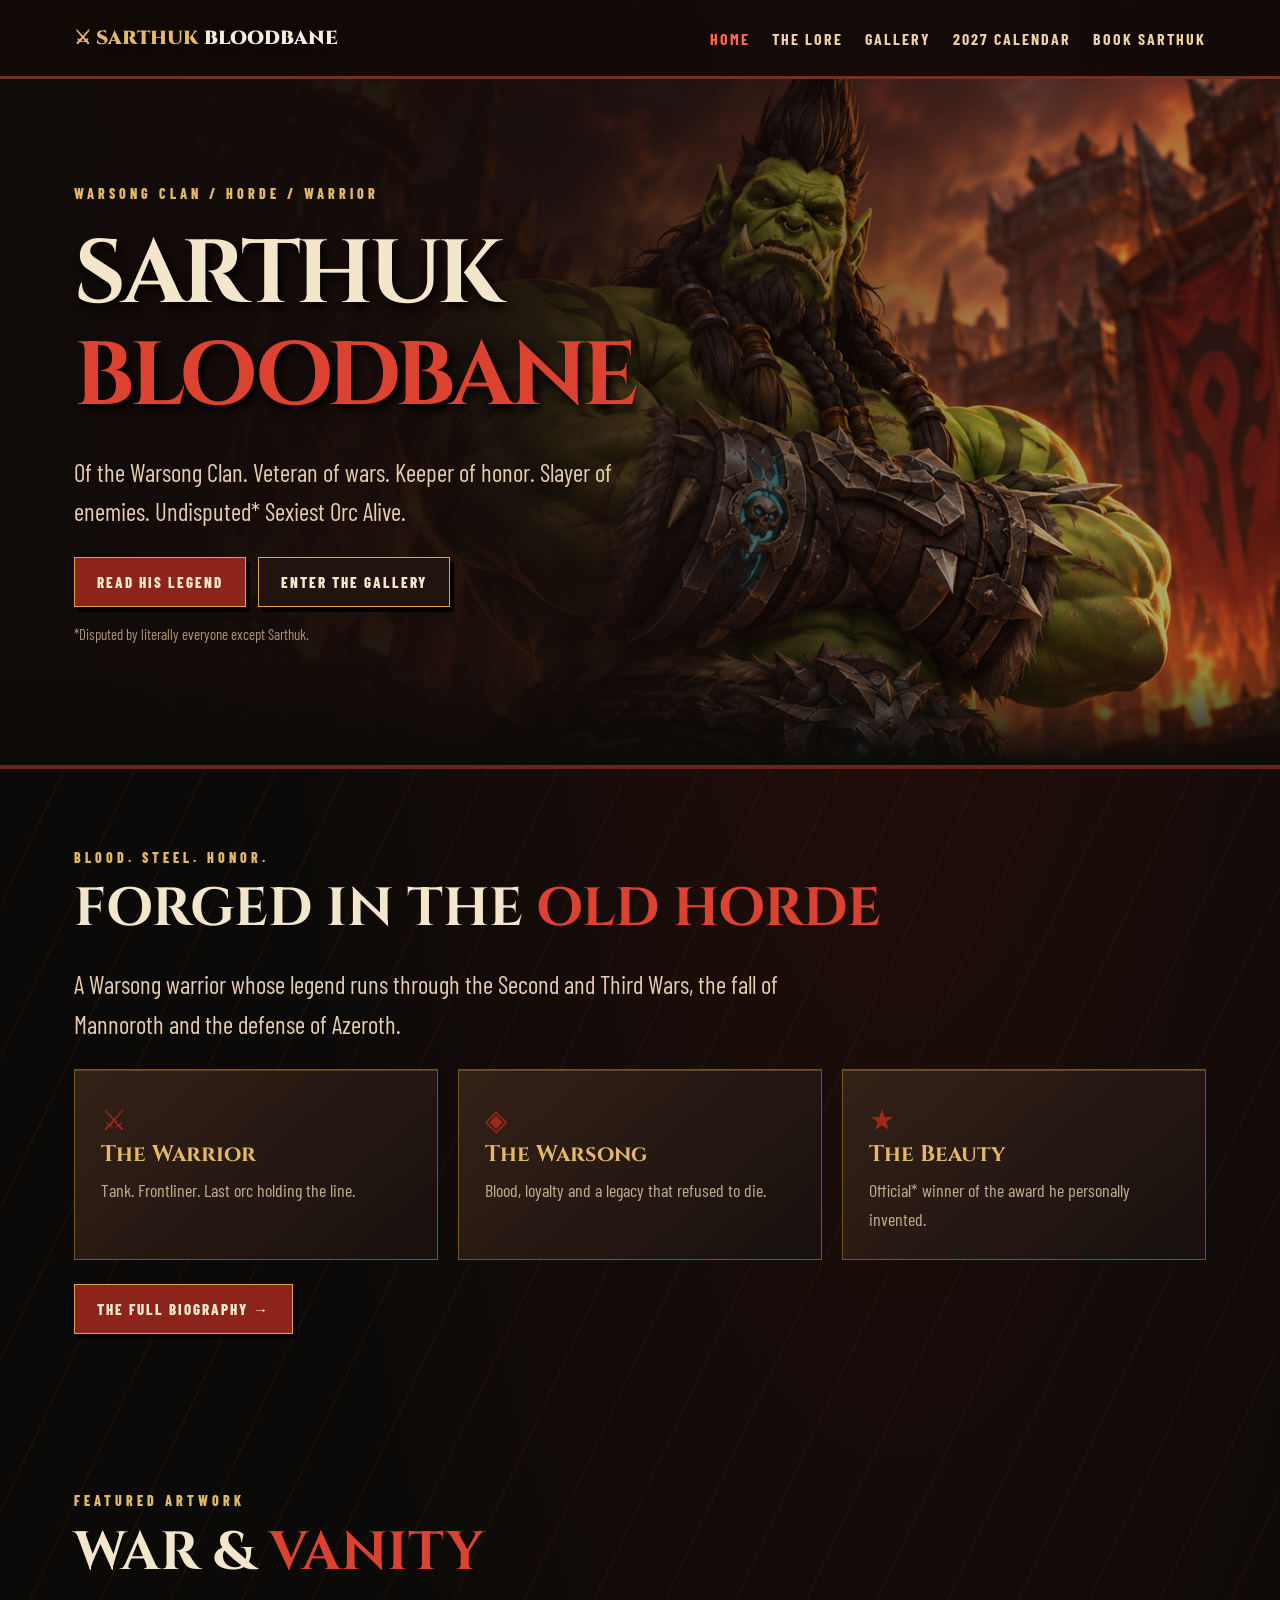
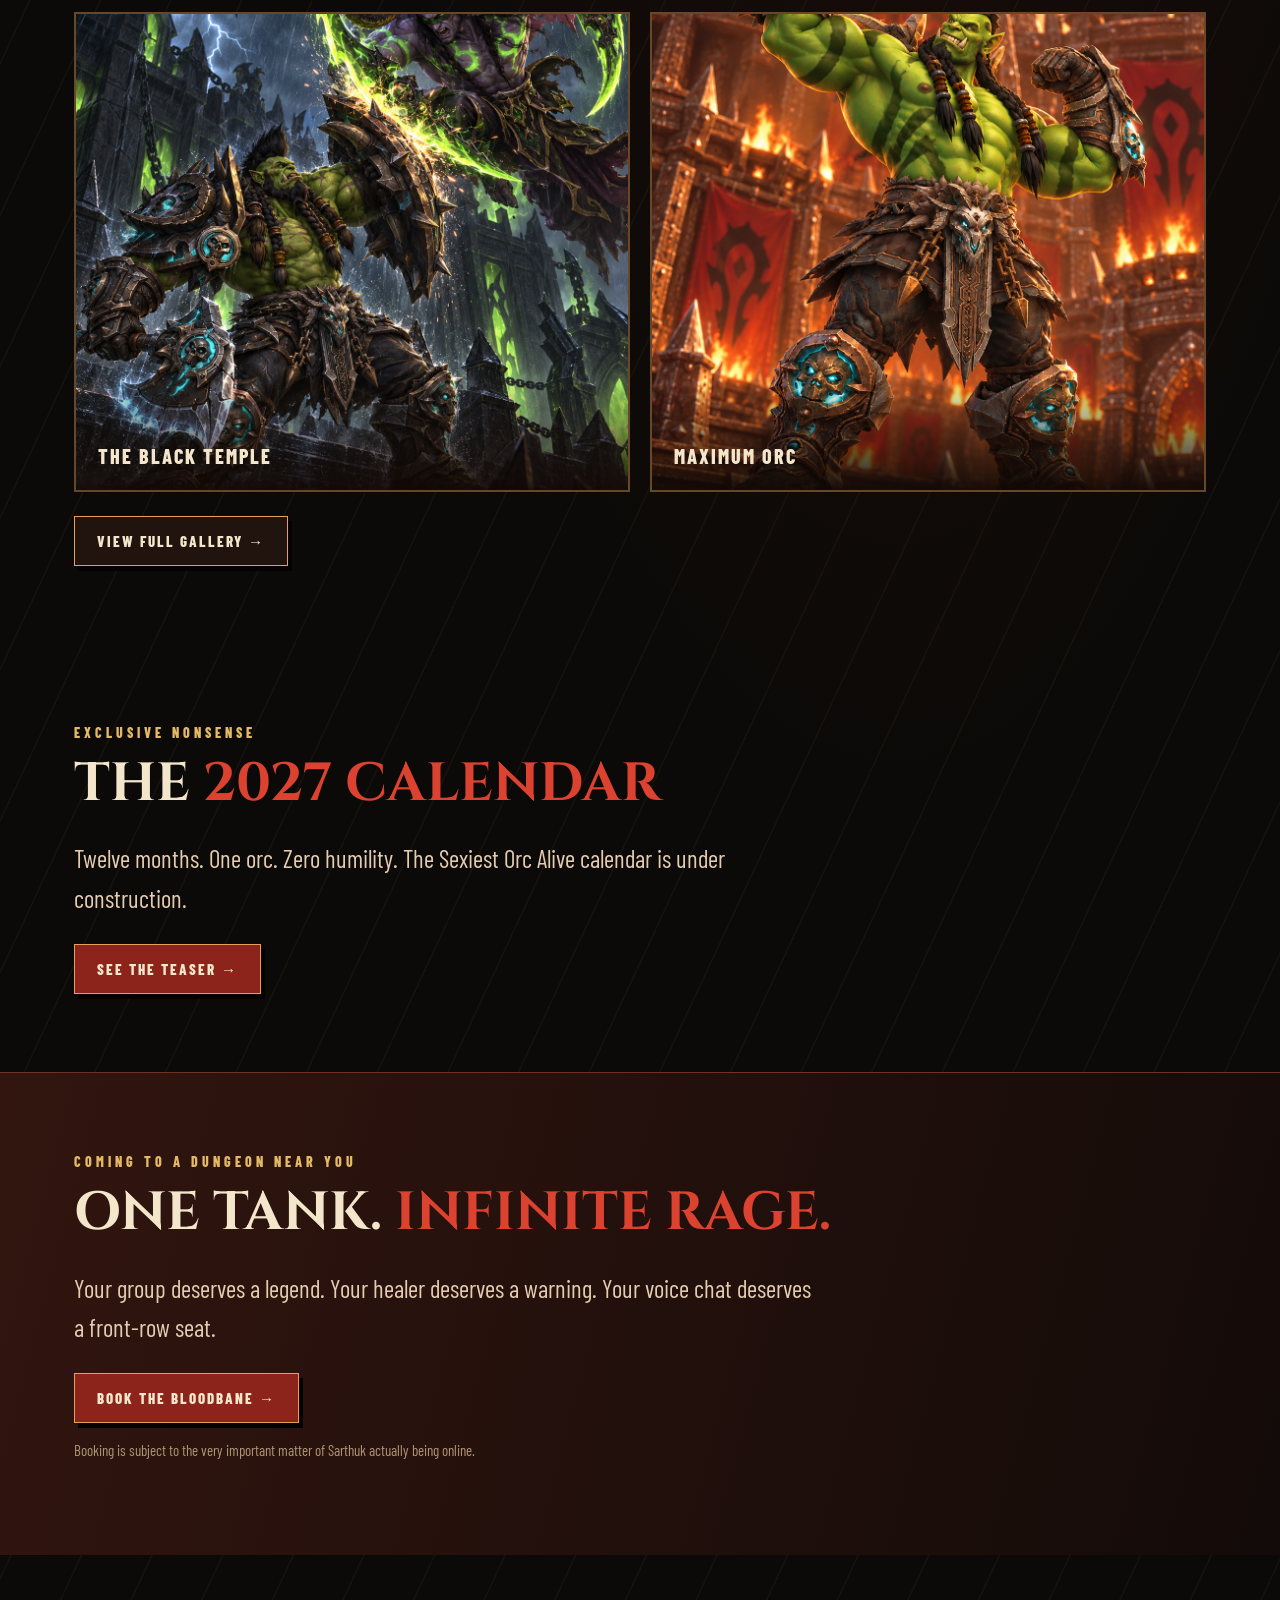
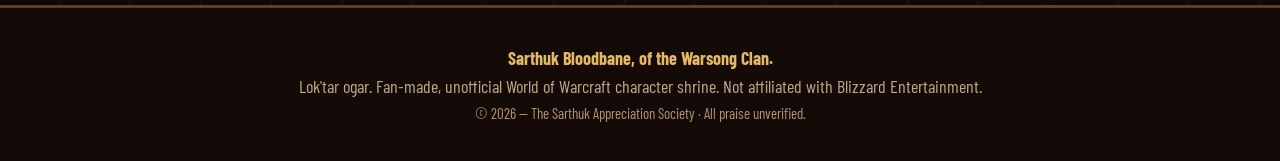
<file: index.html>
<!DOCTYPE html>
<html lang="en"><head><meta charset="utf-8"/><meta content="width=device-width,initial-scale=1" name="viewport"/><meta content="#170b08" name="theme-color"/><title>The Legend | Sarthuk Bloodbane</title><meta content="Sarthuk Bloodbane, of the Warsong Clan. The unofficial shrine to Azeroth’s most magnificent orc." name="description"/><link href="style.css" rel="stylesheet"/></head><body><header class="topbar"><nav class="wrap"><a class="mark" href="index.html">⚔ SARTHUK <span>BLOODBANE</span></a><div class="links"><a aria-current="page" href="index.html">Home</a><a href="lore.html">The Lore</a><a href="gallery.html">Gallery</a><a href="calendar.html">2027 Calendar</a><a href="book.html">Book Sarthuk</a></div></nav></header><main><section class="hero"><div class="wrap"><div class="eyebrow">Warsong Clan / Horde / Warrior</div><h1>SARTHUK<br/><span class="red">BLOODBANE</span></h1><p class="lead">Of the Warsong Clan. Veteran of wars. Keeper of honor. Slayer of enemies. Undisputed* Sexiest Orc Alive.</p><div class="actions"><a class="btn" href="lore.html">Read his legend</a><a class="btn outline" href="gallery.html">Enter the gallery</a></div><p class="small">*Disputed by literally everyone except Sarthuk.</p></div></section><section class="section"><div class="wrap"><div class="eyebrow">Blood. Steel. Honor.</div><h2>FORGED IN THE <span class="red">OLD HORDE</span></h2><p class="lead">A Warsong warrior whose legend runs through the Second and Third Wars, the fall of Mannoroth and the defense of Azeroth.</p><div class="grid"><div class="panel"><div class="rune">⚔</div><h3>The Warrior</h3><p>Tank. Frontliner. Last orc holding the line.</p></div><div class="panel"><div class="rune">◈</div><h3>The Warsong</h3><p>Blood, loyalty and a legacy that refused to die.</p></div><div class="panel"><div class="rune">★</div><h3>The Beauty</h3><p>Official* winner of the award he personally invented.</p></div></div><div class="actions"><a class="btn" href="lore.html">The full biography →</a></div></div></section><section class="section"><div class="wrap"><div class="eyebrow">Featured artwork</div><h2>WAR &amp; <span class="red">VANITY</span></h2><div class="gallery-preview"><a class="art" href="gallery.html"><img alt="Sarthuk faces Illidan at the Black Temple" src="assets/sarthuk-battle.png"/><div class="credit">The Black Temple</div></a><a class="art" href="gallery.html"><img alt="Sarthuk flexes in Orgrimmar" src="assets/sarthuk-flex.png"/><div class="credit">Maximum Orc</div></a></div><div class="actions"><a class="btn outline" href="gallery.html">View full gallery →</a></div></div></section><section class="section"><div class="wrap"><div class="eyebrow">Exclusive nonsense</div><h2>THE <span class="red">2027 CALENDAR</span></h2><p class="lead">Twelve months. One orc. Zero humility. The Sexiest Orc Alive calendar is under construction.</p><a class="btn" href="calendar.html">See the teaser →</a></div></section><section class="section" style="border-top:1px solid #703022;background:linear-gradient(105deg,#32150f,#130b09)">
<div class="wrap">
<div class="eyebrow">Coming to a dungeon near you</div>
<h2>ONE TANK. <span class="red">INFINITE RAGE.</span></h2>
<p class="lead">Your group deserves a legend. Your healer deserves a warning. Your voice chat deserves a front-row seat.</p>
<div class="actions"><a class="btn" href="book.html">BOOK THE BLOODBANE →</a></div>
<p class="small">Booking is subject to the very important matter of Sarthuk actually being online.</p>
</div>
</section></main><footer class="site-footer"><div class="wrap"><strong>Sarthuk Bloodbane, of the Warsong Clan.</strong><div>Lok'tar ogar. Fan-made, unofficial World of Warcraft character shrine. Not affiliated with Blizzard Entertainment.</div><div class="small">© 2026 — The Sarthuk Appreciation Society · All praise unverified.</div></div></footer></body></html>
</file>
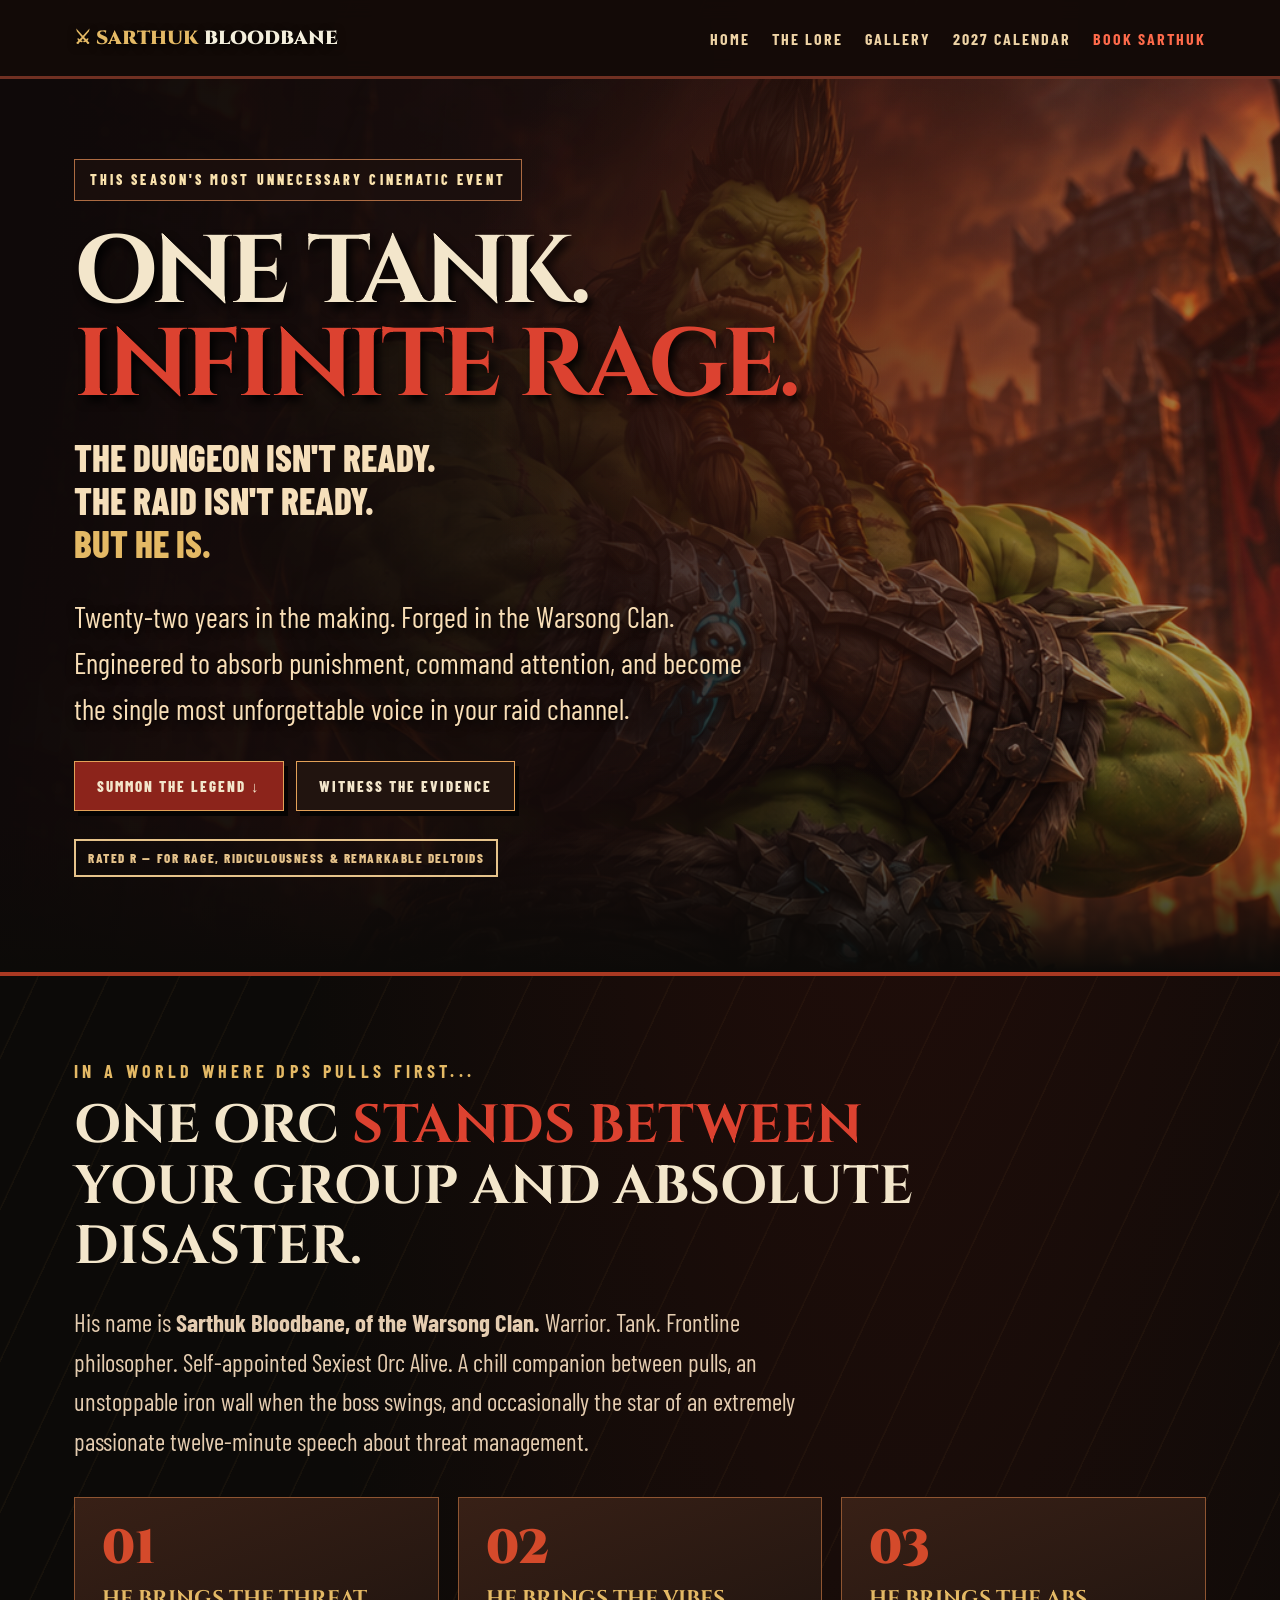
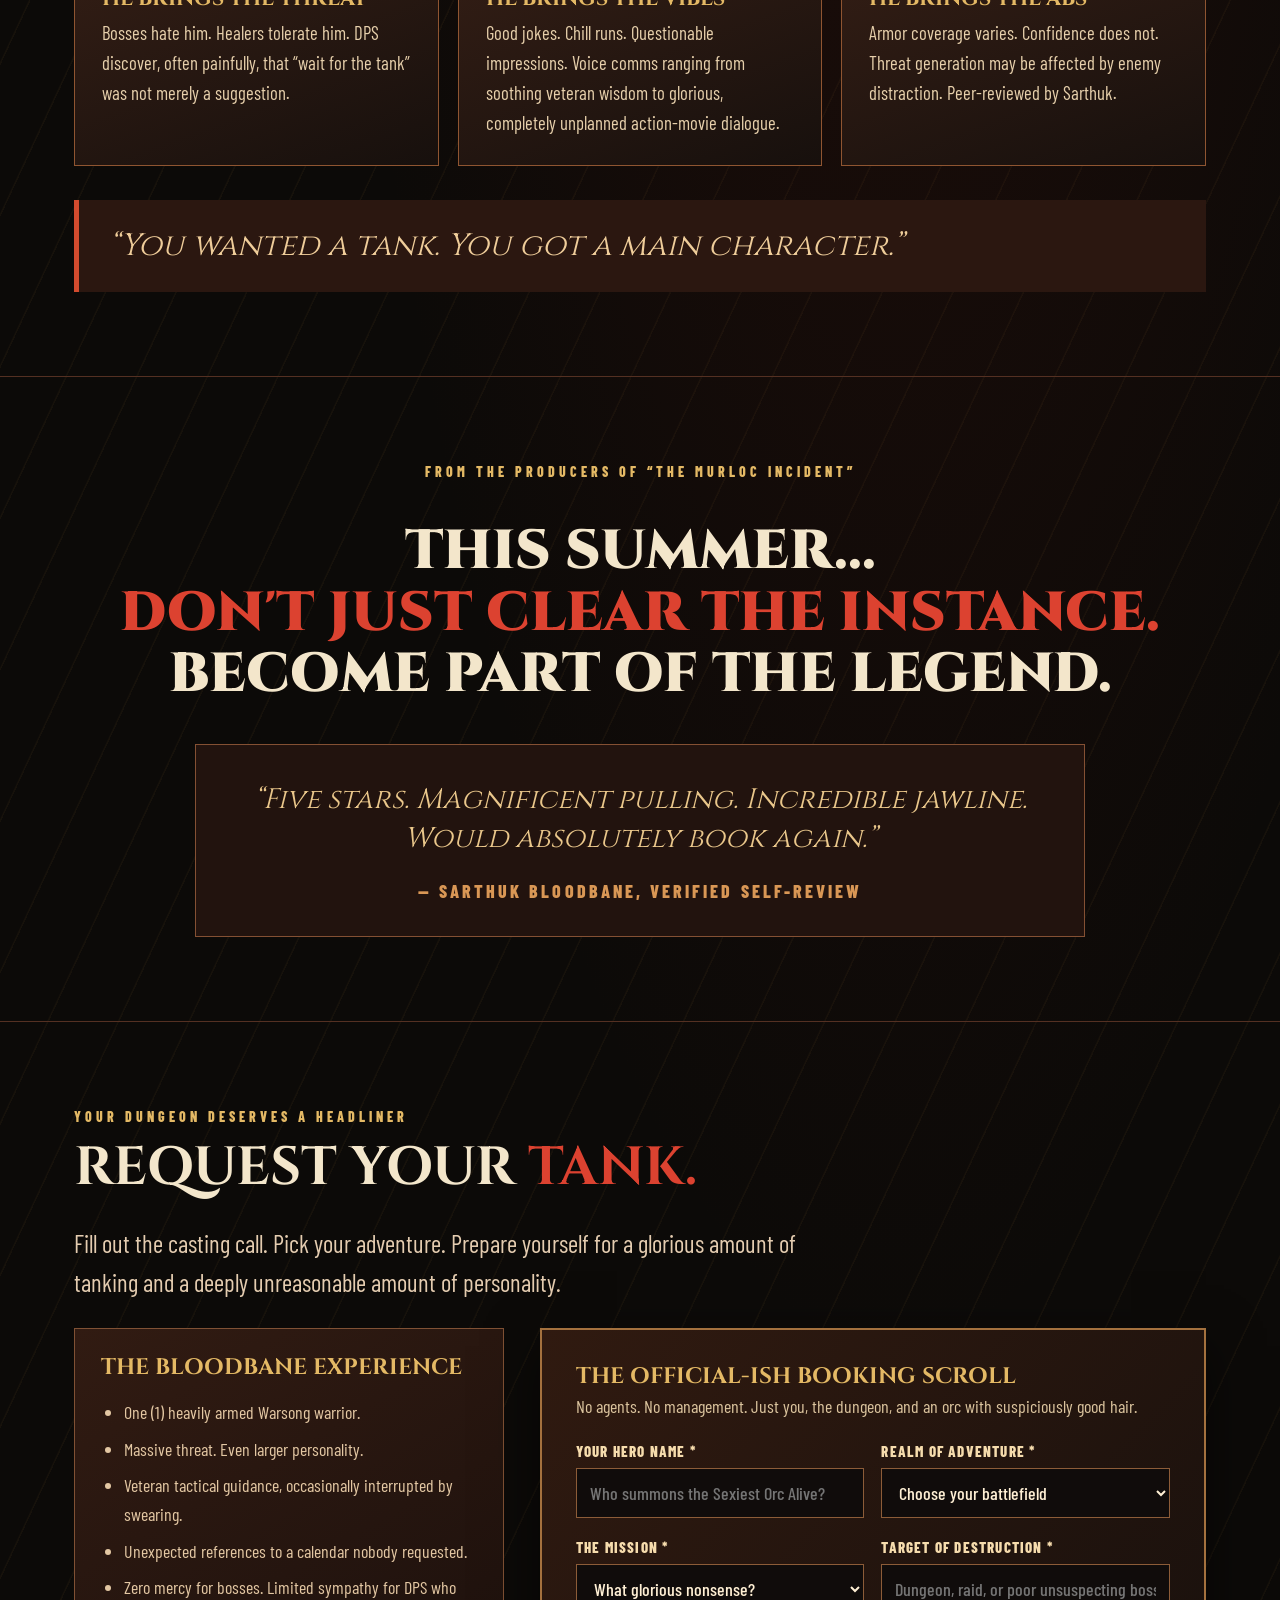
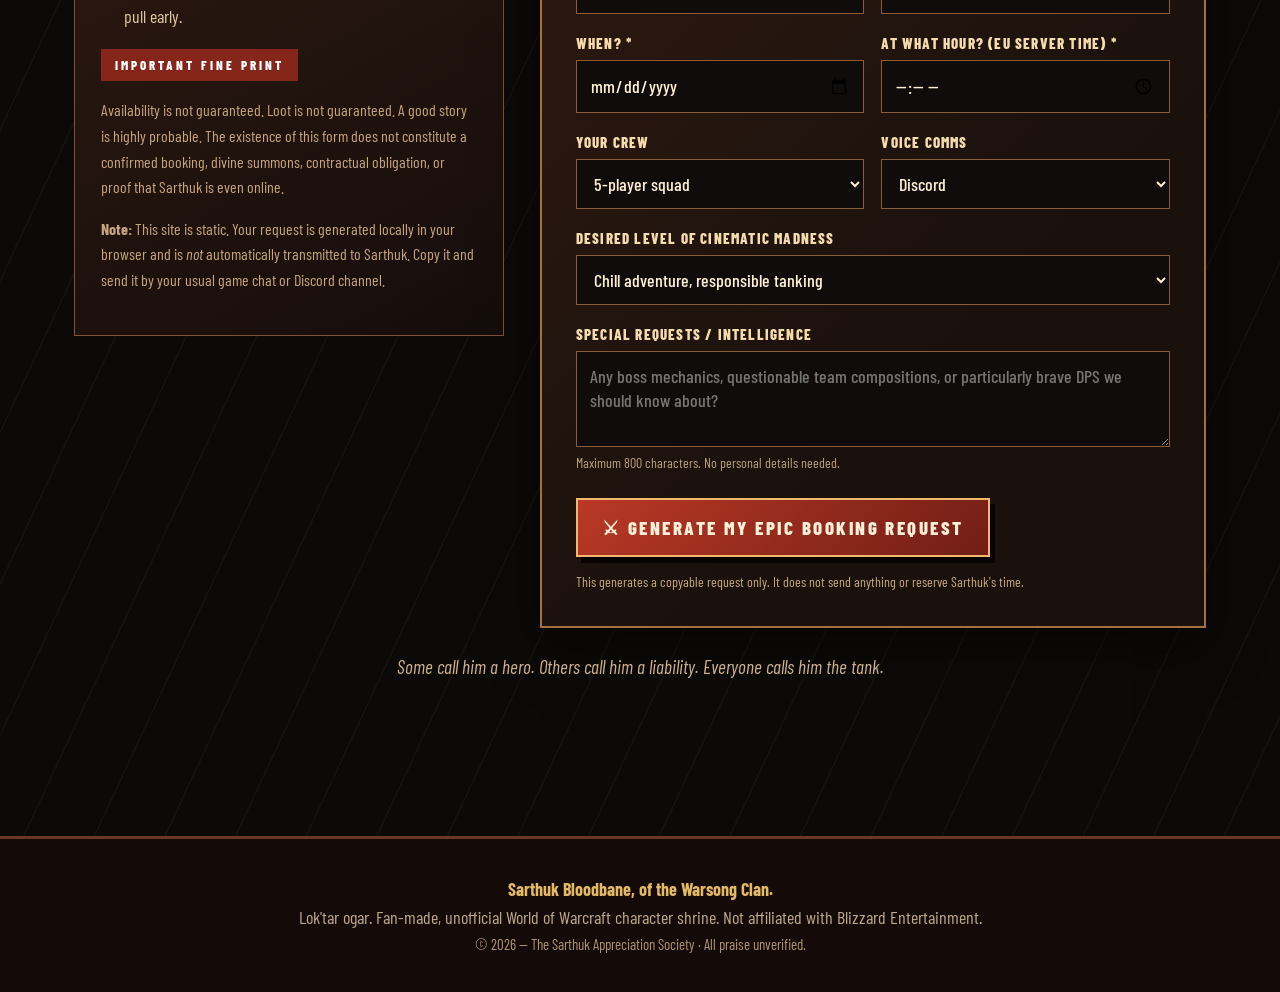
<file: book.html>
<!doctype html>
<html lang="en">
<head>
<meta charset="utf-8">
<meta name="viewport" content="width=device-width, initial-scale=1">
<meta name="theme-color" content="#170b08">
<meta name="description" content="Book Sarthuk Bloodbane, of the Warsong Clan, as your legendary dungeon or raid tank. Maximum threat, minimum modesty.">
<title>BOOK SARTHUK | The Tank Event of the Century</title>
<link rel="stylesheet" href="style.css">
<style>
/* Self-contained: this page leaves the shrine's shared CSS untouched. */
.booking-hero{position:relative;isolation:isolate;min-height:660px;display:flex;align-items:center;padding:80px 0 95px;overflow:hidden;border-bottom:4px solid #aa3922;background:radial-gradient(circle at 70% 30%,#a1391b4f,transparent 40%),linear-gradient(95deg,#0f0909 4%,#160b0ae8 47%,#130b0a66 88%),url('assets/sarthuk-banner.png') 76% center/cover no-repeat,#170e0b}
.booking-hero::after{content:"";position:absolute;inset:auto 0 0;height:150px;background:linear-gradient(transparent,#0c0a08);pointer-events:none;z-index:-1}
.booking-hero .wrap{position:relative;z-index:1;width:100%}
.booking-hero h1{font-size:clamp(3.5rem,7.5vw,7rem);line-height:.96;max-width:930px;letter-spacing:-.04em;margin:26px 0 24px}
.booking-hero .lead{max-width:680px;font-size:clamp(1.35rem,2.3vw,1.8rem);color:#f9dfb7;text-shadow:0 2px 10px #000}
.kicker{display:inline-block;color:#fbe3ae;border:1px solid #ac6b42;background:#1d100dc9;padding:9px 15px;font-size:14px;letter-spacing:.22em;font-weight:800;text-transform:uppercase}
.trailer-line{font:700 18px/1.3 'Barlow Condensed',sans-serif;letter-spacing:.24em;color:var(--gold);text-transform:uppercase;margin:0 0 12px}
.big-hype{text-transform:uppercase;letter-spacing:.01em}
.movie-sub{font-size:clamp(1.6rem,2.9vw,2.35rem);color:#f6dfba;font-weight:800;line-height:1.16;margin-top:23px;text-transform:uppercase}
.trailer-tag{font-weight:800;color:var(--gold);text-transform:uppercase;letter-spacing:.18em}
.poster-rating{display:inline-block;border:2px solid #e6c38b;padding:7px 12px;font-size:13px;font-weight:800;text-transform:uppercase;letter-spacing:.12em;margin-top:28px;color:#e6c38b}
.booking-section{padding:84px 0}
.booking-section + .booking-section{border-top:1px solid #543022}
.feature-grid{display:grid;grid-template-columns:repeat(3,minmax(0,1fr));gap:19px;margin-top:35px}
.feature{background:linear-gradient(160deg,#382016,#17100d);padding:27px;border:1px solid #8f5531;min-width:0}
.feature .no{font:900 3rem Cinzel,serif;color:#d44a2b;line-height:1;margin-bottom:14px}
.feature h3{color:var(--gold);font-size:1.32rem}
.feature p{color:#e6cfab;margin:8px 0 0;font-size:1.17rem}
.trailer-quote{margin:34px 0 0;padding:25px 30px;border-left:5px solid #d34b2e;background:#2b1710;color:#efcd9a;font:italic clamp(1.3rem,2.4vw,1.95rem)/1.35 Cinzel,serif}
.booking-banner{font-family:Cinzel,serif;font-size:clamp(2rem,4.3vw,4rem);font-weight:900;line-height:1.12;text-align:center;color:#f3e6cb;padding:38px 0}
.booking-banner span{color:var(--blood)}
.booking-grid{display:grid;grid-template-columns:1fr 1.55fr;gap:36px;align-items:start}
.booking-sidebar{background:linear-gradient(150deg,#311b12,#150d0b);padding:26px;border:1px solid #805134}
.booking-sidebar h3{color:var(--gold)}
.booking-sidebar p,.booking-sidebar li{color:#e3c7a3;font-size:1.12rem}
.booking-sidebar ul{padding-left:23px}
.booking-sidebar li{margin:8px 0}
.booking-sidebar .fine{font-size:1rem;color:#c7a580}
.booking-form{padding:clamp(20px,3vw,34px);border:2px solid #a4713e;background:linear-gradient(135deg,#301a10,#1a110d 65%);box-shadow:0 18px 50px #0008}
.booking-form h3{color:var(--gold);margin-bottom:3px}
.booking-form > p{margin-top:0;color:#dbc49e}
.booking-fields{display:grid;grid-template-columns:1fr 1fr;gap:17px}
.booking-field{display:flex;flex-direction:column;gap:5px;min-width:0}
.booking-field.full{grid-column:1/-1}
.booking-field label{color:#f6dcad;font-size:15px;font-weight:800;letter-spacing:.08em;text-transform:uppercase}
.booking-field input,.booking-field select,.booking-field textarea,.booking-output textarea{display:block;width:100%;background:#100c0b;color:#fff0d5;border:1px solid #8c5c38;border-radius:0;padding:12px 13px;font:500 18px/1.35 'Barlow Condensed',sans-serif;min-width:0}
.booking-field input:focus,.booking-field select:focus,.booking-field textarea:focus,.booking-output textarea:focus{outline:2px solid #e2ad63;outline-offset:2px}
.booking-field textarea{resize:vertical;min-height:96px}
.booking-field small{color:#bba07f;font-size:14px}
.booking-submit{cursor:pointer;font-family:inherit;margin-top:24px;padding:16px 24px;background:linear-gradient(135deg,#ba3826,#711e16);color:#fff1d7;text-transform:uppercase;letter-spacing:.13em;font-size:19px;font-weight:800;border:2px solid #f2b96d;box-shadow:5px 6px 0 #090403}
.booking-submit:hover{background:linear-gradient(135deg,#d84d2b,#97251b)}
.booking-submit:focus-visible,.copy-booking:focus-visible{outline:3px solid #f5dcad;outline-offset:4px}
.booking-hint{font-size:14px;color:#c8a980;margin-top:15px;line-height:1.4}
.booking-output{margin-top:26px;padding:25px;border:1px solid #d6a65b;background:#0f0c0a}
.booking-output h3{margin:0 0 5px}
.booking-output[hidden]{display:none}
.booking-output textarea{resize:vertical;min-height:310px;white-space:pre-wrap;font-family:ui-monospace,Consolas,monospace;font-size:14px;line-height:1.55}
.copy-booking{cursor:pointer;border:1px solid #f0bc74;background:#632019;padding:12px 22px;color:#ffedcd;font:800 16px 'Barlow Condensed',sans-serif;letter-spacing:.08em;text-transform:uppercase;margin-top:15px}
.copy-booking:hover{background:#973020}
.copy-result{display:inline-block;color:#e1c591;margin-left:12px;min-height:1em}
.myth-note{text-align:center;color:#ceb28d;font-style:italic;margin-top:24px;font-size:1.2rem}
.fake-review{max-width:890px;margin:0 auto;padding:35px 35px 30px;text-align:center;background:#22130e;border:1px solid #845033}
.fake-review q{display:block;font:italic clamp(1.4rem,2.2vw,2rem)/1.4 Cinzel,serif;color:#eac78b}
.fake-review .attribution{color:#d99755;margin-top:18px;font-weight:800;letter-spacing:.17em;text-transform:uppercase}
@media(max-width:900px){.booking-grid{grid-template-columns:1fr}.booking-sidebar{order:1}}
@media(max-width:760px){.booking-hero{min-height:560px;padding:70px 0;background-position:64% center}.booking-hero h1{font-size:clamp(3.1rem,12vw,5rem)}.booking-hero .lead{font-size:1.25rem}.feature-grid,.booking-fields{grid-template-columns:1fr}.booking-field.full{grid-column:1}.booking-section{padding:54px 0}.booking-banner{padding:20px 0}.booking-form{padding:20px}.booking-hint{max-width:50ch}.copy-result{display:block;margin:10px 0 0}}
@media(prefers-reduced-motion:reduce){html{scroll-behavior:auto}}
</style>
</head>
<body>
<header class="topbar"><nav class="wrap"><a class="mark" href="index.html">⚔ SARTHUK <span>BLOODBANE</span></a><div class="links"><a href="index.html">Home</a><a href="lore.html">The Lore</a><a href="gallery.html">Gallery</a><a href="calendar.html">2027 Calendar</a><a href="book.html" aria-current="page">Book Sarthuk</a></div></nav></header>
<main>
<section class="booking-hero">
<div class="wrap">
<div class="kicker">This season's most unnecessary cinematic event</div>
<h1 class="big-hype">ONE TANK.<br><span class="red">INFINITE RAGE.</span></h1>
<div class="movie-sub">THE DUNGEON ISN'T READY.<br>THE RAID ISN'T READY.<br><span style="color:var(--gold)">BUT HE IS.</span></div>
<p class="lead">Twenty-two years in the making. Forged in the Warsong Clan. Engineered to absorb punishment, command attention, and become the single most unforgettable voice in your raid channel.</p>
<div class="actions"><a class="btn" href="#summon">SUMMON THE LEGEND ↓</a><a class="btn outline" href="gallery.html">WITNESS THE EVIDENCE</a></div>
<div class="poster-rating">Rated R — for Rage, Ridiculousness &amp; Remarkable Deltoids</div>
</div>
</section>
<section class="booking-section"><div class="wrap">
<p class="trailer-line">In a world where DPS pulls first...</p>
<h2>ONE ORC <span class="red">STANDS BETWEEN</span><br>YOUR GROUP AND ABSOLUTE DISASTER.</h2>
<p class="lead">His name is <strong>Sarthuk Bloodbane, of the Warsong Clan.</strong> Warrior. Tank. Frontline philosopher. Self-appointed Sexiest Orc Alive. A chill companion between pulls, an unstoppable iron wall when the boss swings, and occasionally the star of an extremely passionate twelve-minute speech about threat management.</p>
<div class="feature-grid">
<article class="feature"><div class="no">01</div><h3>HE BRINGS THE THREAT</h3><p>Bosses hate him. Healers tolerate him. DPS discover, often painfully, that “wait for the tank” was not merely a suggestion.</p></article>
<article class="feature"><div class="no">02</div><h3>HE BRINGS THE VIBES</h3><p>Good jokes. Chill runs. Questionable impressions. Voice comms ranging from soothing veteran wisdom to glorious, completely unplanned action-movie dialogue.</p></article>
<article class="feature"><div class="no">03</div><h3>HE BRINGS THE ABS</h3><p>Armor coverage varies. Confidence does not. Threat generation may be affected by enemy distraction. Peer-reviewed by Sarthuk.</p></article>
</div>
<blockquote class="trailer-quote">“You wanted a tank. You got a main character.”</blockquote>
</div></section>
<section class="booking-section"><div class="wrap"><div class="eyebrow" style="text-align:center">From the producers of “The Murloc Incident”</div><div class="booking-banner">THIS SUMMER...<br><span>DON'T JUST CLEAR THE INSTANCE.</span><br>BECOME PART OF THE LEGEND.</div>
<div class="fake-review"><q>Five stars. Magnificent pulling. Incredible jawline. Would absolutely book again.</q><div class="attribution">— Sarthuk Bloodbane, verified self-review</div></div>
</div></section>
<section id="summon" class="booking-section"><div class="wrap">
<div class="eyebrow">Your dungeon deserves a headliner</div><h2>REQUEST YOUR <span class="red">TANK.</span></h2>
<p class="lead">Fill out the casting call. Pick your adventure. Prepare yourself for a glorious amount of tanking and a deeply unreasonable amount of personality.</p>
<div class="booking-grid">
<aside class="booking-sidebar"><h3>THE BLOODBANE EXPERIENCE</h3><ul><li>One (1) heavily armed Warsong warrior.</li><li>Massive threat. Even larger personality.</li><li>Veteran tactical guidance, occasionally interrupted by swearing.</li><li>Unexpected references to a calendar nobody requested.</li><li>Zero mercy for bosses. Limited sympathy for DPS who pull early.</li></ul>
<div class="tag">Important fine print</div><p class="fine">Availability is not guaranteed. Loot is not guaranteed. A good story is highly probable. The existence of this form does not constitute a confirmed booking, divine summons, contractual obligation, or proof that Sarthuk is even online.</p>
<p class="fine"><strong>Note:</strong> This site is static. Your request is generated locally in your browser and is <em>not</em> automatically transmitted to Sarthuk. Copy it and send it by your usual game chat or Discord channel.</p></aside>
<form id="bookingForm" class="booking-form"><h3>THE OFFICIAL-ISH BOOKING SCROLL</h3><p>No agents. No management. Just you, the dungeon, and an orc with suspiciously good hair.</p>
<div class="booking-fields">
<div class="booking-field"><label for="heroName">YOUR HERO NAME *</label><input id="heroName" name="heroName" type="text" autocomplete="nickname" maxlength="60" placeholder="Who summons the Sexiest Orc Alive?" required></div>
<div class="booking-field"><label for="realm">REALM OF ADVENTURE *</label><select id="realm" name="realm" required><option value="">Choose your battlefield</option><option>WoW Forever — EU</option><option>WoW Retail — EU</option><option>Other Azeroth timeline</option></select></div>
<div class="booking-field"><label for="runType">THE MISSION *</label><select id="runType" name="runType" required><option value="">What glorious nonsense?</option><option>Dungeon</option><option>Raid</option><option>World Boss</option><option>Extremely ill-advised expedition</option></select></div>
<div class="booking-field"><label for="instance">TARGET OF DESTRUCTION *</label><input id="instance" name="instance" type="text" maxlength="100" placeholder="Dungeon, raid, or poor unsuspecting boss" required></div>
<div class="booking-field"><label for="runDate">WHEN? *</label><input id="runDate" name="runDate" type="date" required></div>
<div class="booking-field"><label for="runTime">AT WHAT HOUR? (EU SERVER TIME) *</label><input id="runTime" name="runTime" type="time" required></div>
<div class="booking-field"><label for="crew">YOUR CREW</label><select id="crew" name="crew"><option>5-player squad</option><option>10 brave souls</option><option>20 unfortunate witnesses</option><option>40 absolute lunatics</option><option>Other / TBD</option></select></div>
<div class="booking-field"><label for="comms">VOICE COMMS</label><select id="comms" name="comms"><option>Discord</option><option>In-game voice</option><option>Text only (tragic)</option><option>Other / TBD</option></select></div>
<div class="booking-field full"><label for="desiredVibe">DESIRED LEVEL OF CINEMATIC MADNESS</label><select id="desiredVibe" name="desiredVibe"><option>Chill adventure, responsible tanking</option><option>Summer blockbuster, full soundtrack energy</option><option>Maximum Sarthuk. No further questions.</option></select></div>
<div class="booking-field full"><label for="notes">SPECIAL REQUESTS / INTELLIGENCE</label><textarea id="notes" name="notes" maxlength="800" placeholder="Any boss mechanics, questionable team compositions, or particularly brave DPS we should know about?"></textarea><small>Maximum 800 characters. No personal details needed.</small></div>
</div>
<button class="booking-submit" type="submit">⚔ GENERATE MY EPIC BOOKING REQUEST</button>
<div class="booking-hint">This generates a copyable request only. It does not send anything or reserve Sarthuk's time.</div>
<div id="bookingOutput" class="booking-output" hidden aria-live="polite"><h3>THE SCROLL HAS BEEN FORGED.</h3><p>Copy the request and send it directly to Sarthuk in your preferred game chat or Discord.</p><label for="requestText" class="trailer-tag">Your transmission</label><textarea id="requestText" readonly rows="13"></textarea><button type="button" class="copy-booking" id="copyBooking">COPY THE WAR SCROLL</button><span id="copyResult" class="copy-result" role="status"></span></div>
</form>
</div>
<p class="myth-note">Some call him a hero. Others call him a liability. Everyone calls him the tank.</p>
</div></section>
</main>
<footer class="site-footer"><div class="wrap"><strong>Sarthuk Bloodbane, of the Warsong Clan.</strong><div>Lok'tar ogar. Fan-made, unofficial World of Warcraft character shrine. Not affiliated with Blizzard Entertainment.</div><div class="small">© 2026 — The Sarthuk Appreciation Society · All praise unverified.</div></div></footer>
<script>
(()=>{
'use strict';
const form=document.getElementById('bookingForm');
const output=document.getElementById('bookingOutput');
const requestText=document.getElementById('requestText');
const copyButton=document.getElementById('copyBooking');
const status=document.getElementById('copyResult');
const field=(id)=>document.getElementById(id).value.trim();
form.addEventListener('submit',(event)=>{
  event.preventDefault();
  if(!form.reportValidity())return;
  const lines=[
    '⚔ OFFICIAL-ISH SARTHUK BLOODBANE TANK REQUEST ⚔',
    '',
    'TO: Sarthuk Bloodbane, of the Warsong Clan',
    'FROM: '+field('heroName'),
    'TIMELINE: '+field('realm'),
    'MISSION: '+field('runType'),
    'TARGET: '+field('instance'),
    'DATE: '+field('runDate'),
    'TIME: '+field('runTime')+' (EU server time)',
    'CREW: '+field('crew'),
    'VOICE COMMS: '+field('comms'),
    'CINEMATIC EXPECTATIONS: '+field('desiredVibe'),
    'SPECIAL INTELLIGENCE: '+(field('notes')||'None. We enter blind, like legends.'),
    '',
    'We hereby request one (1) tank, several (hundred) glorious moments,',
    'and a heroic amount of yelling at anyone who pulls before the warrior.',
    '',
    'LOK\'TAR OGAR!',
    '',
    '[Request only — booking not confirmed.]'
  ];
  requestText.value=lines.join('\n');
  output.hidden=false;
  status.textContent='';
  output.scrollIntoView({behavior:window.matchMedia('(prefers-reduced-motion: reduce)').matches?'auto':'smooth',block:'start'});
});
copyButton.addEventListener('click',async()=>{
  if(!requestText.value)return;
  try{
    if(navigator.clipboard && window.isSecureContext){await navigator.clipboard.writeText(requestText.value);}
    else{requestText.focus();requestText.select();if(!document.execCommand('copy'))throw new Error('Copy failed');}
    status.textContent='Copied! Now send it to Sarthuk.';
  }catch(e){requestText.focus();requestText.select();status.textContent='Select and copy the text above (Ctrl+C).';}
});
})();
</script>
</body>
</html>
</file>
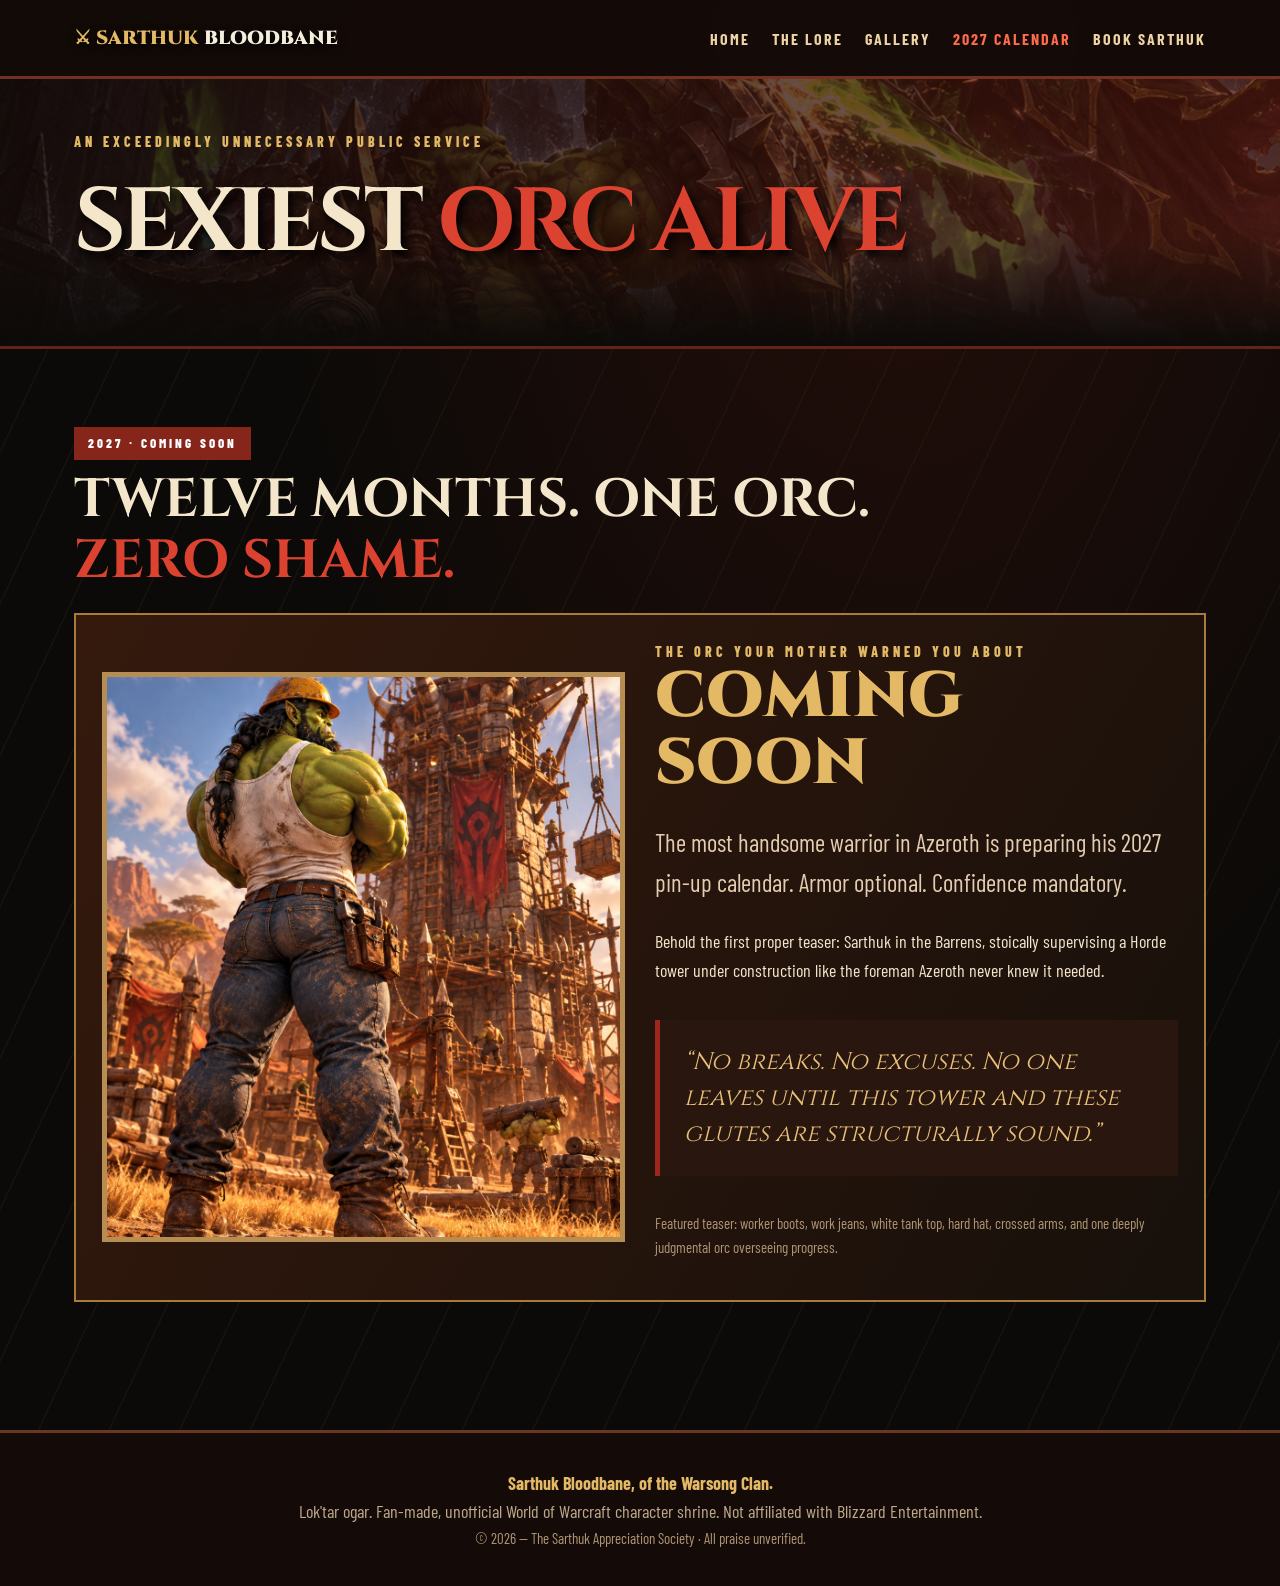
<file: calendar.html>
<!DOCTYPE html>

<html lang="en">
<head>
<meta charset="utf-8"/>
<meta content="width=device-width,initial-scale=1" name="viewport"/>
<meta content="#170b08" name="theme-color"/>
<title>The 2027 Calendar | Sarthuk Bloodbane</title>
<meta content="Sarthuk Bloodbane, of the Warsong Clan. The unofficial shrine to Azeroth’s most magnificent orc." name="description"/>
<link href="style.css" rel="stylesheet"/>
</head>
<body>
<header class="topbar">
<nav class="wrap">
<a class="mark" href="index.html">⚔ SARTHUK <span>BLOODBANE</span></a>
<div class="links">
<a href="index.html">Home</a>
<a href="lore.html">The Lore</a>
<a href="gallery.html">Gallery</a>
<a aria-current="page" href="calendar.html">2027 Calendar</a>
<a href="book.html">Book Sarthuk</a></div>
</nav>
</header>
<main>
<section class="banner">
<div class="wrap">
<div class="eyebrow">An exceedingly unnecessary public service</div>
<h1>SEXIEST <span class="red">ORC ALIVE</span></h1>
</div>
</section>
<section class="section">
<div class="wrap">
<div class="tag">2027 · Coming soon</div>
<h2>TWELVE MONTHS. ONE ORC.<br/><span class="red">ZERO SHAME.</span></h2>
<div class="calendar-card">
<img alt="Sarthuk overseeing tower construction in the Barrens wearing a hard hat, tank top, jeans, and work boots" src="assets/sarthuk-construction-foreman.png"/>
<div>
<div class="eyebrow">The orc your mother warned you about</div>
<div class="calendar-stamp">COMING<br/>SOON</div>
<p class="lead">The most handsome warrior in Azeroth is preparing his 2027 pin-up calendar. Armor optional. Confidence mandatory.</p>
<p>Behold the first proper teaser: Sarthuk in the Barrens, stoically supervising a Horde tower under construction like the foreman Azeroth never knew it needed.</p>
<p class="quote">“No breaks. No excuses. No one leaves until this tower and these glutes are structurally sound.”</p>
<p class="small">Featured teaser: worker boots, work jeans, white tank top, hard hat, crossed arms, and one deeply judgmental orc overseeing progress.</p>
</div>
</div>
</div>
</section>
</main>
<footer class="site-footer">
<div class="wrap">
<strong>Sarthuk Bloodbane, of the Warsong Clan.</strong>
<div>Lok'tar ogar. Fan-made, unofficial World of Warcraft character shrine. Not affiliated with Blizzard Entertainment.</div>
<div class="small">© 2026 — The Sarthuk Appreciation Society · All praise unverified.</div>
</div>
</footer>
</body>
</html>
</file>
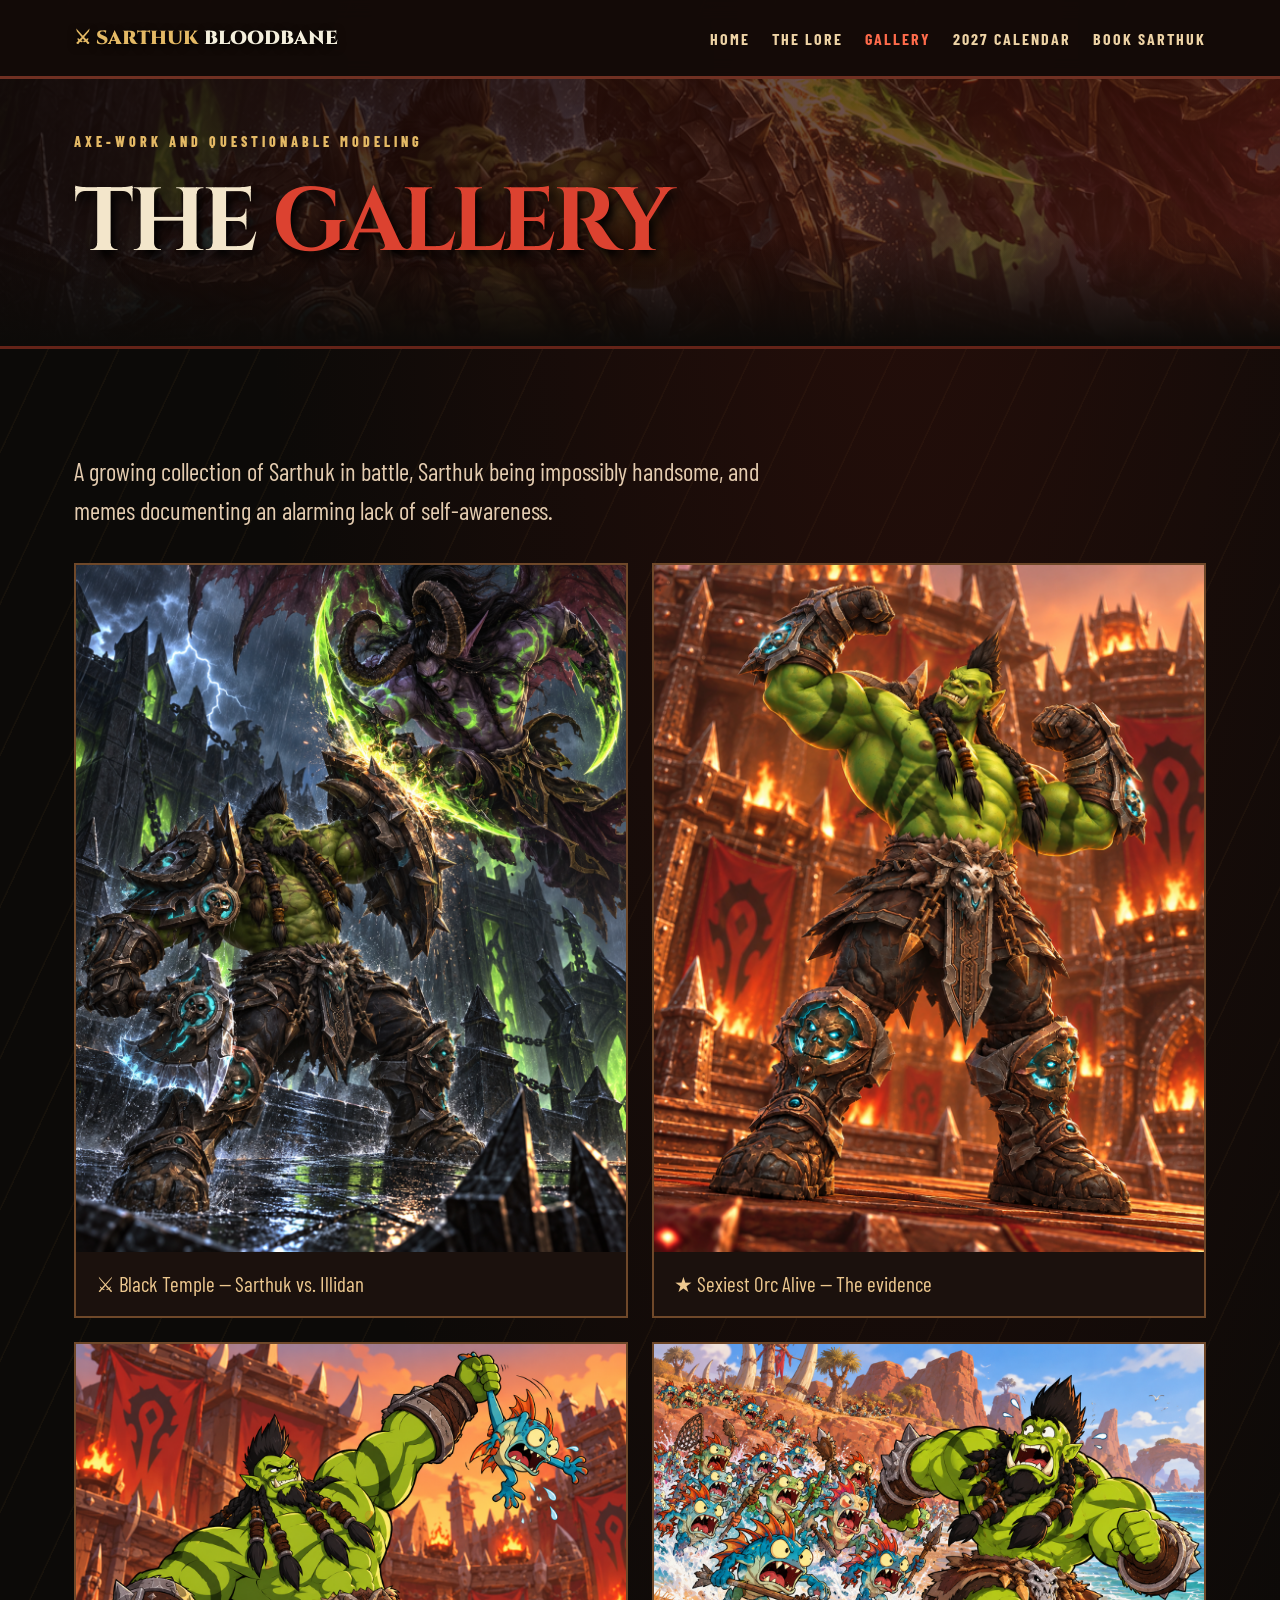
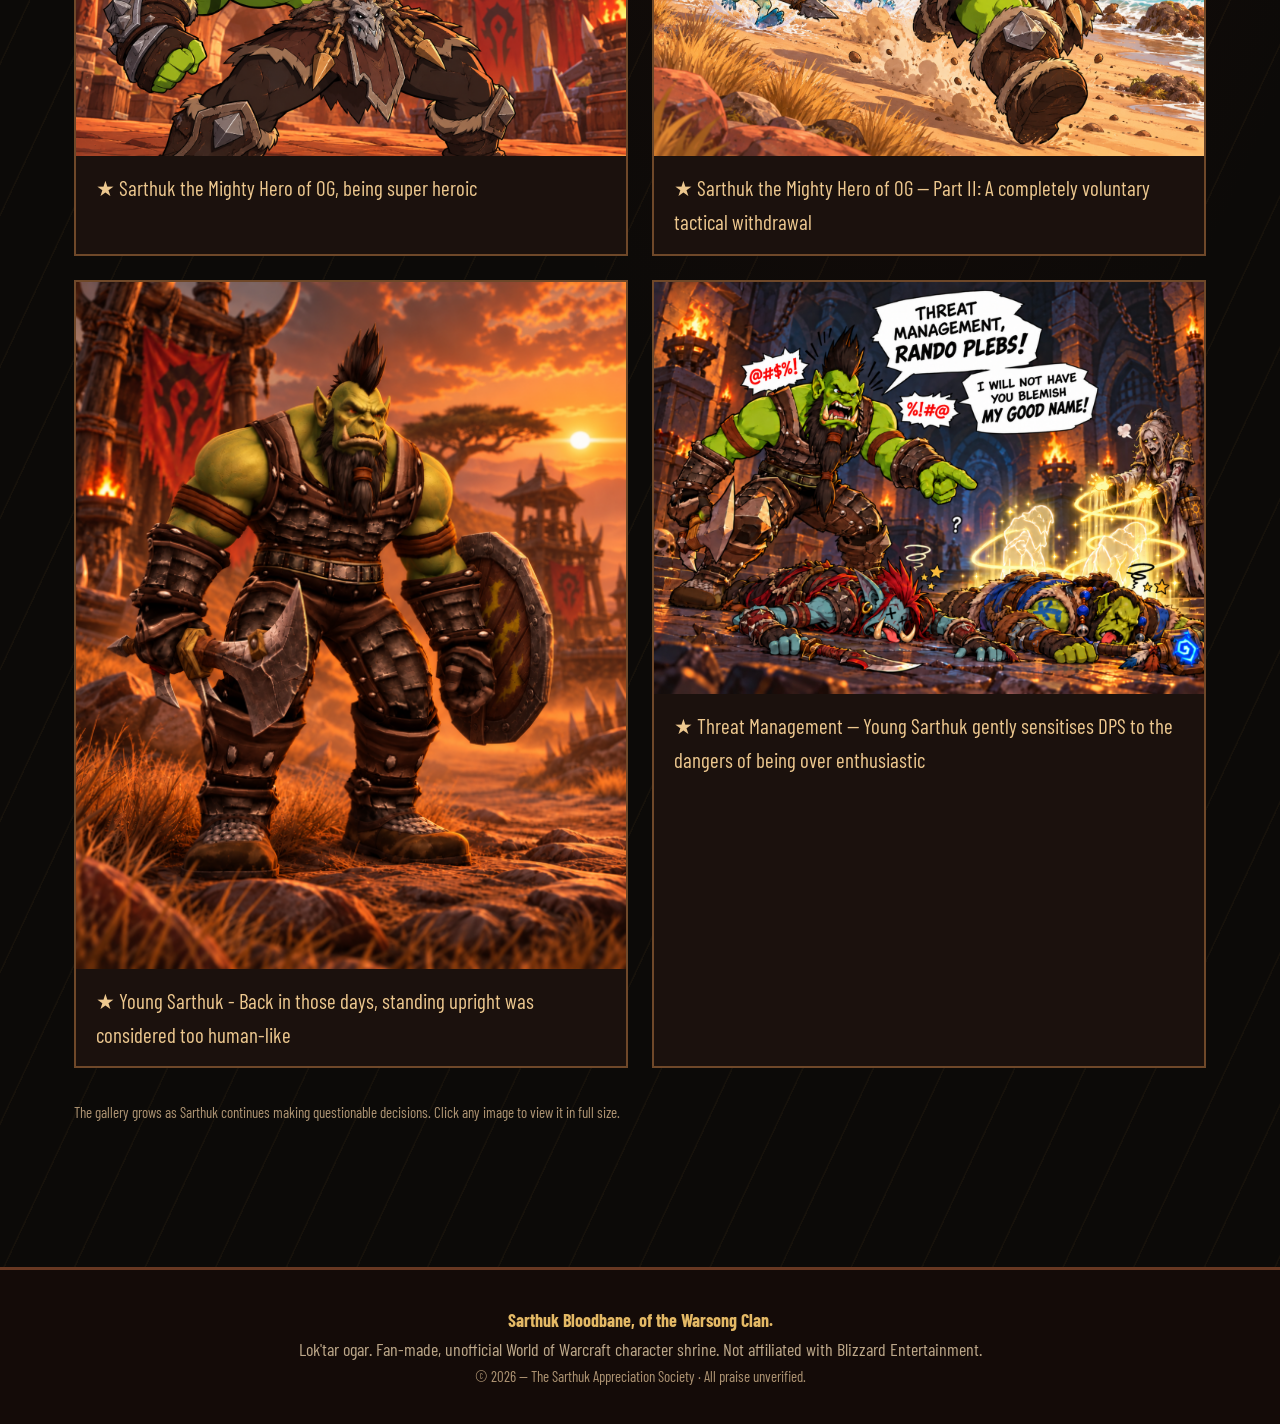
<file: gallery.html>
<!DOCTYPE html>

<html lang="en">
<head>
<meta charset="utf-8"/>
<meta content="width=device-width,initial-scale=1" name="viewport"/>
<meta content="#170b08" name="theme-color"/>
<title>
   The Gallery | Sarthuk Bloodbane
  </title>
<meta content="Sarthuk Bloodbane, of the Warsong Clan. The unofficial shrine to Azeroth’s most magnificent orc." name="description"/>
<link href="style.css" rel="stylesheet"/>
</head>
<body>
<header class="topbar">
<nav class="wrap">
<a class="mark" href="index.html">
     ⚔ SARTHUK
     <span>
      BLOODBANE
     </span>
</a>
<div class="links">
<a href="index.html">
      Home
     </a>
<a href="lore.html">
      The Lore
     </a>
<a aria-current="page" href="gallery.html">
      Gallery
     </a>
<a href="calendar.html">
      2027 Calendar
     </a>
<a href="book.html">Book Sarthuk</a>
</div>
</nav>
</header>
<main>
<section class="banner">
<div class="wrap">
<div class="eyebrow">
      Axe-work and questionable modeling
     </div>
<h1>
      THE
      <span class="red">
       GALLERY
      </span>
</h1>
</div>
</section>
<section class="section">
<div class="wrap">
<p class="lead">
      A growing collection of Sarthuk in battle, Sarthuk being impossibly handsome, and memes documenting an alarming lack of self-awareness.
     </p>
<div class="full-gallery">
<figure>
<a href="assets/sarthuk-battle.png" rel="noopener" target="_blank">
<img alt="Sarthuk fighting Illidan at the Black Temple" src="assets/sarthuk-battle.png"/>
</a>
<figcaption>
        ⚔ Black Temple — Sarthuk vs. Illidan
       </figcaption>
</figure>
<figure>
<a href="assets/sarthuk-flex.png" rel="noopener" target="_blank">
<img alt="Sarthuk flexing in front of Orgrimmar" src="assets/sarthuk-flex.png"/>
</a>
<figcaption>
        ★ Sexiest Orc Alive — The evidence
       </figcaption>
</figure>
<figure>
<a href="assets/sarthuk-real-hero.png" rel="noopener" target="_blank">
<img alt="Sarthuk the mighty hero of Orgrimmar lifting a poor little murloc triumphantly" loading="lazy" src="assets/sarthuk-real-hero.png"/>
</a>
<figcaption>
        ★ Sarthuk the Mighty Hero of OG, being super heroic
       </figcaption>
</figure><figure>
<a href="assets/sarthuk-real-hero-2.png" rel="noopener" target="_blank">
<img alt="Sarthuk fleeing a furious army of murlocs across the Kalimdor coast" loading="lazy" src="assets/sarthuk-real-hero-2.png"/>
</a>
<figcaption>★ Sarthuk the Mighty Hero of OG — Part II: A completely voluntary tactical withdrawal</figcaption>
</figure>

<figure>
<a href="assets/sarthuk-young-age.png" rel="noopener" target="_blank">
<img alt="Young Sarthuk at the Crossroads in the Barrens, wearing his early warrior armor and carrying an axe and shield" loading="lazy" src="assets/sarthuk-young-age.png"/>
</a>
<figcaption>★ Young Sarthuk - Back in those days, standing upright was considered too human-like</figcaption>
</figure>


<figure>
<a href="assets/sarthuk-randos.png" rel="noopener" target="_blank">
<img alt="Young Sarthuk in a dungeon chewing out two downed DPS while a Forsaken priest resurrects them" loading="lazy" src="assets/sarthuk-randos.png"/>
</a>
<figcaption>★ Threat Management — Young Sarthuk gently sensitises DPS to the dangers of being over enthusiastic</figcaption>
</figure>

</div>
<p class="small">The gallery grows as Sarthuk continues making questionable decisions. Click any image to view it in full size.</p>
</div>
</section>
</main>
<footer class="site-footer">
<div class="wrap">
<strong>
     Sarthuk Bloodbane, of the Warsong Clan.
    </strong>
<div>
     Lok'tar ogar. Fan-made, unofficial World of Warcraft character shrine. Not affiliated with Blizzard Entertainment.
    </div>
<div class="small">
     © 2026 — The Sarthuk Appreciation Society · All praise unverified.
    </div>
</div>
</footer>
</body>
</html>
</file>
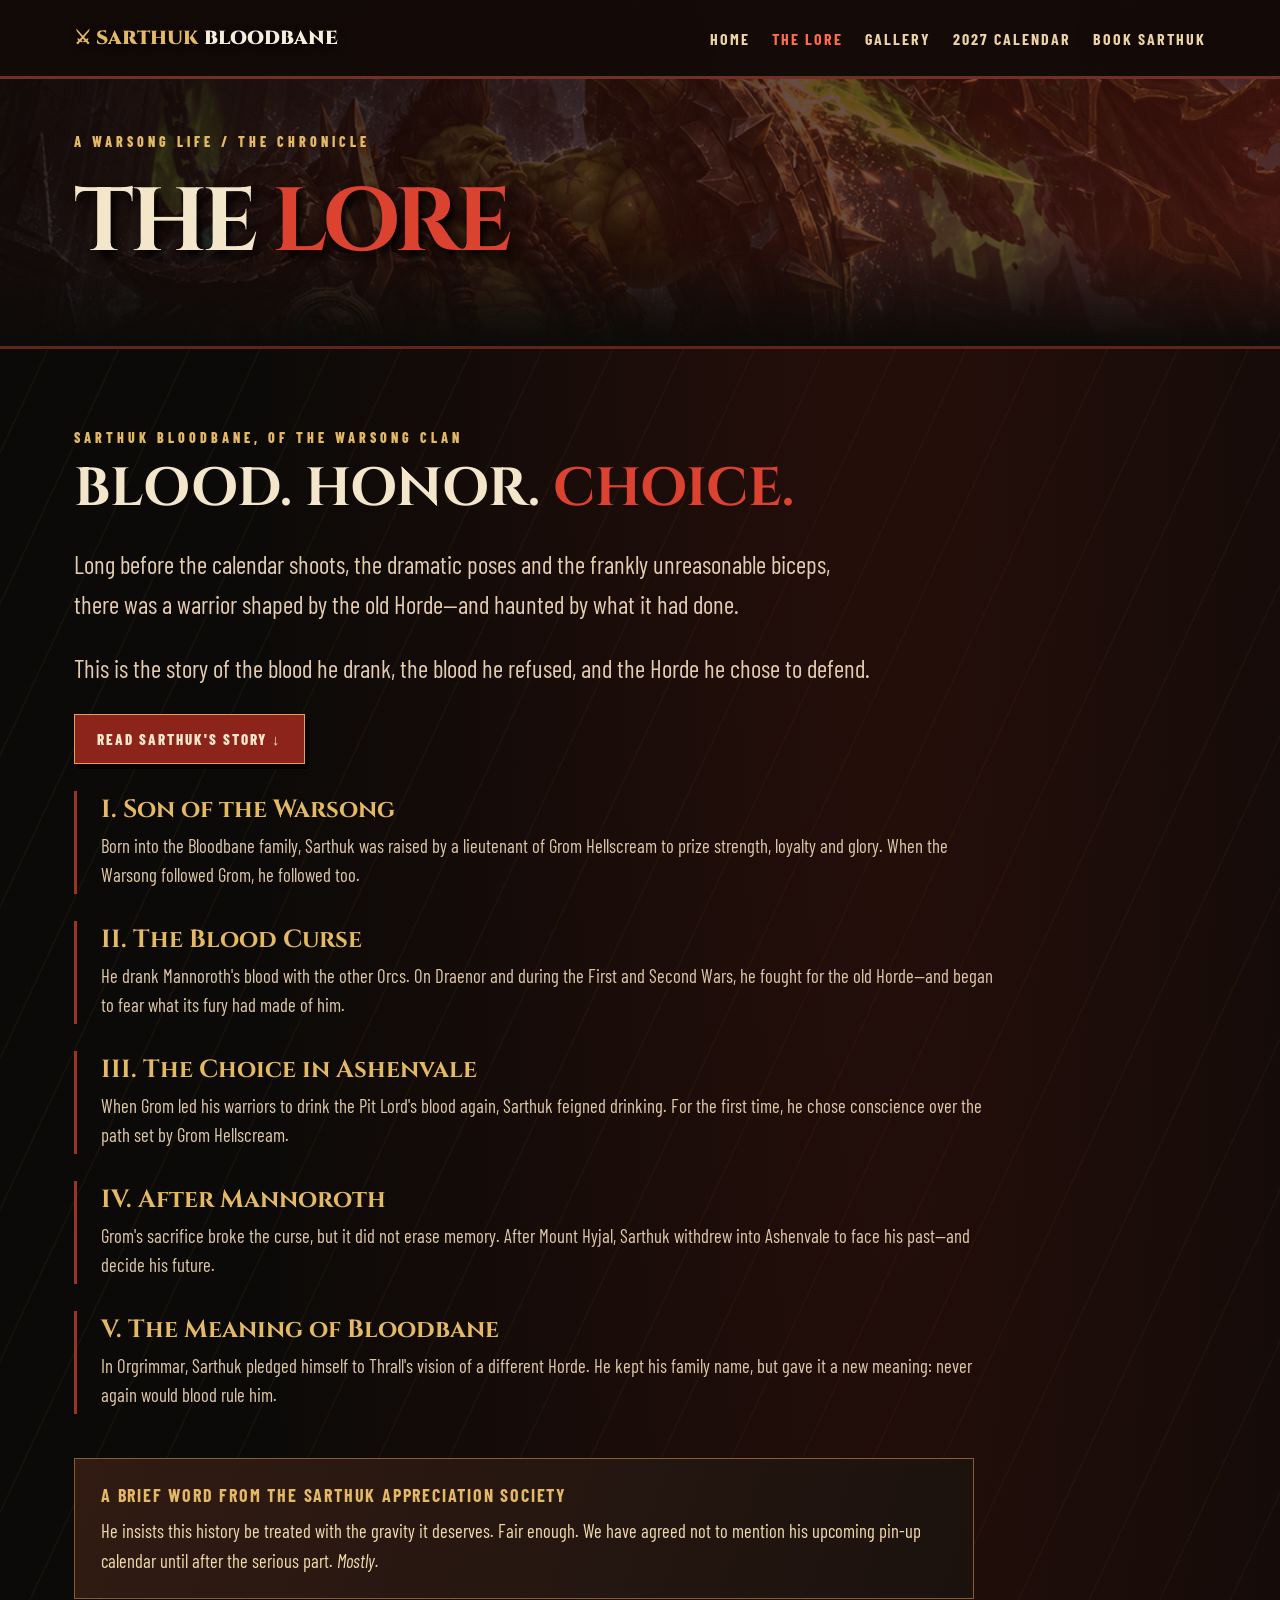
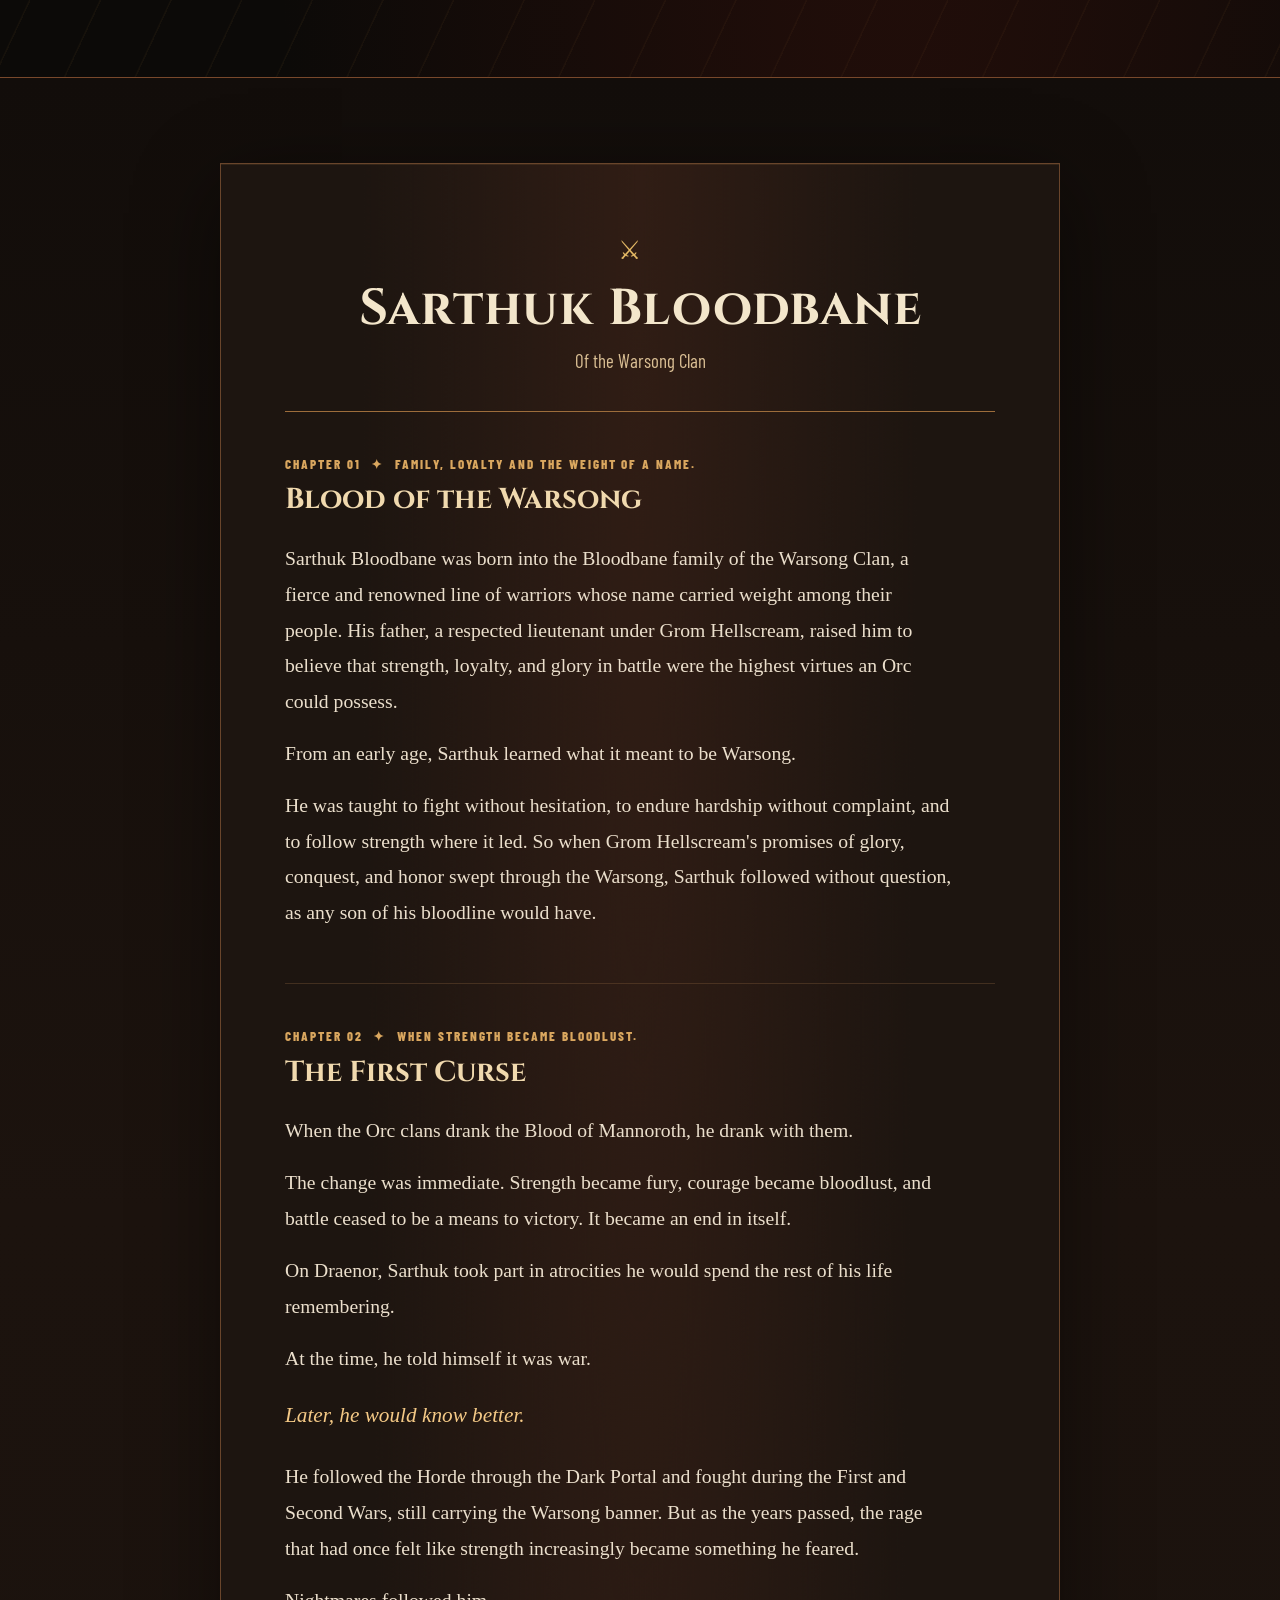
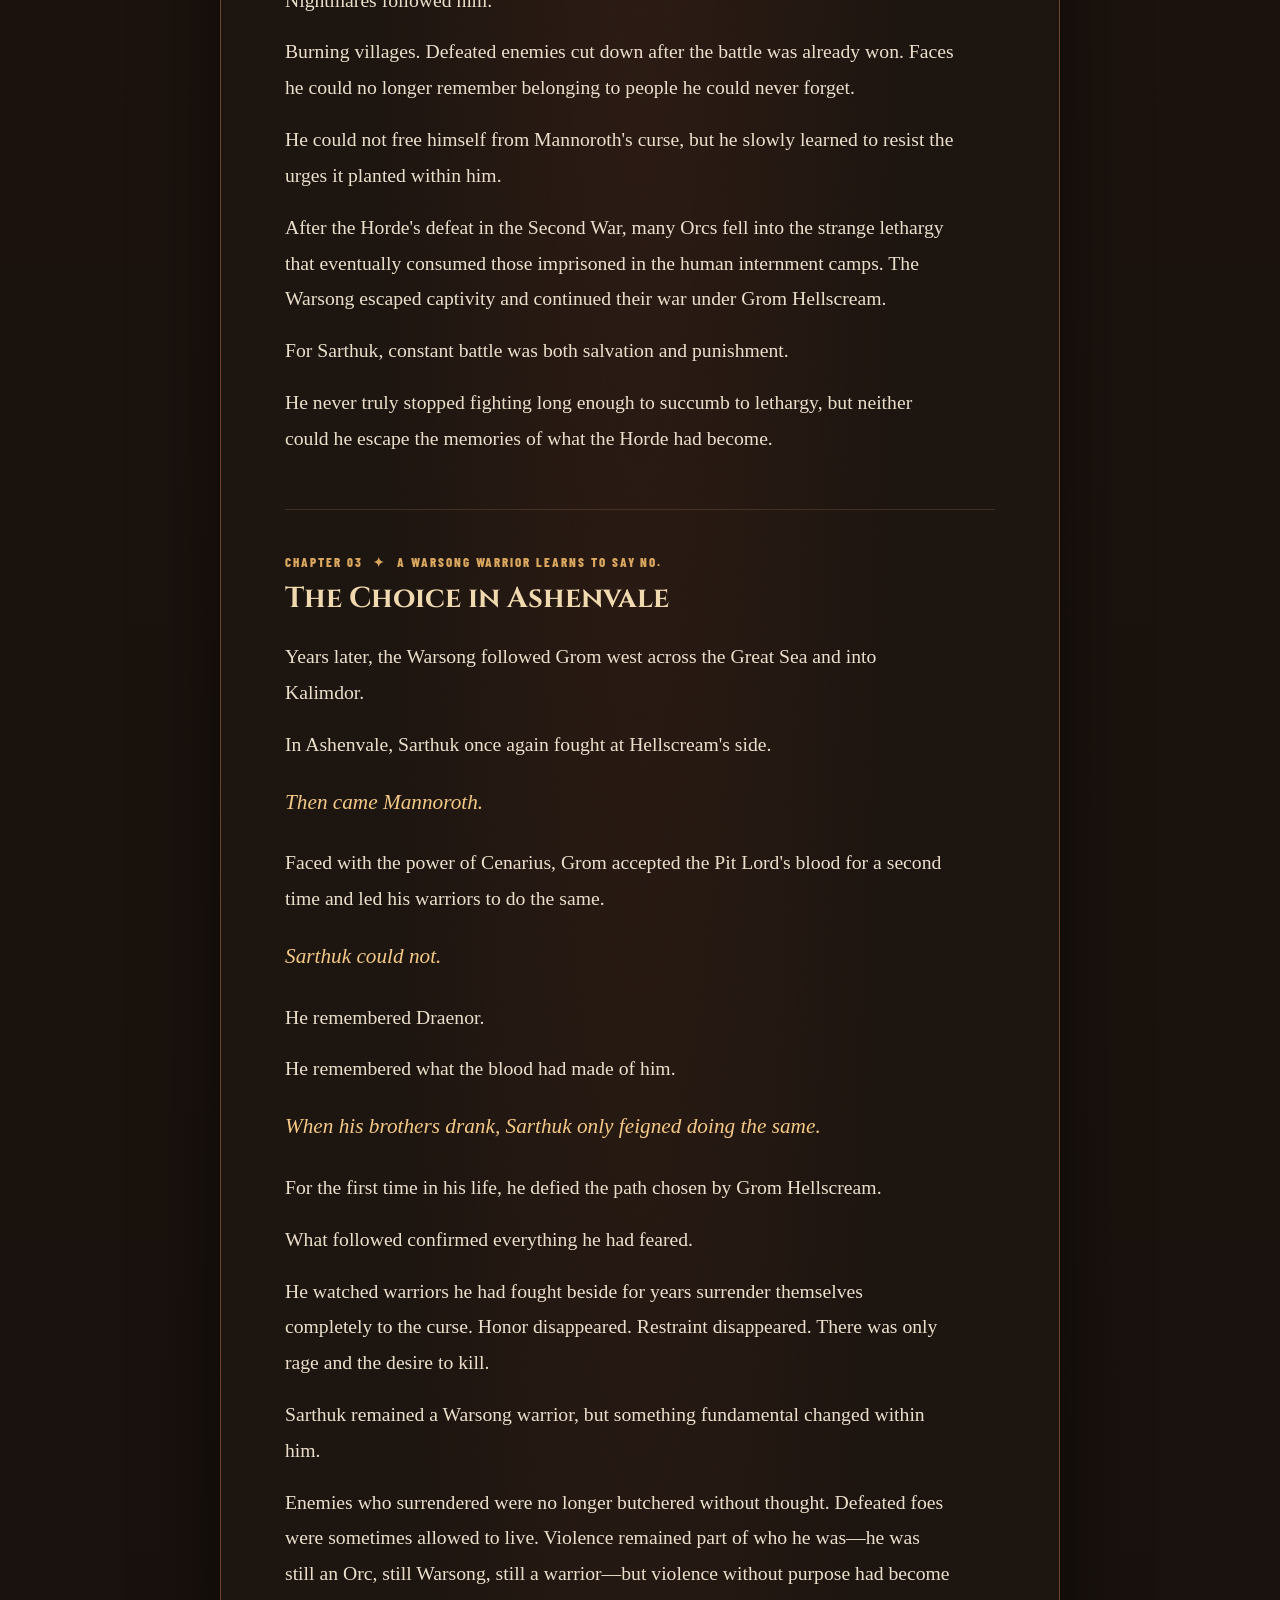
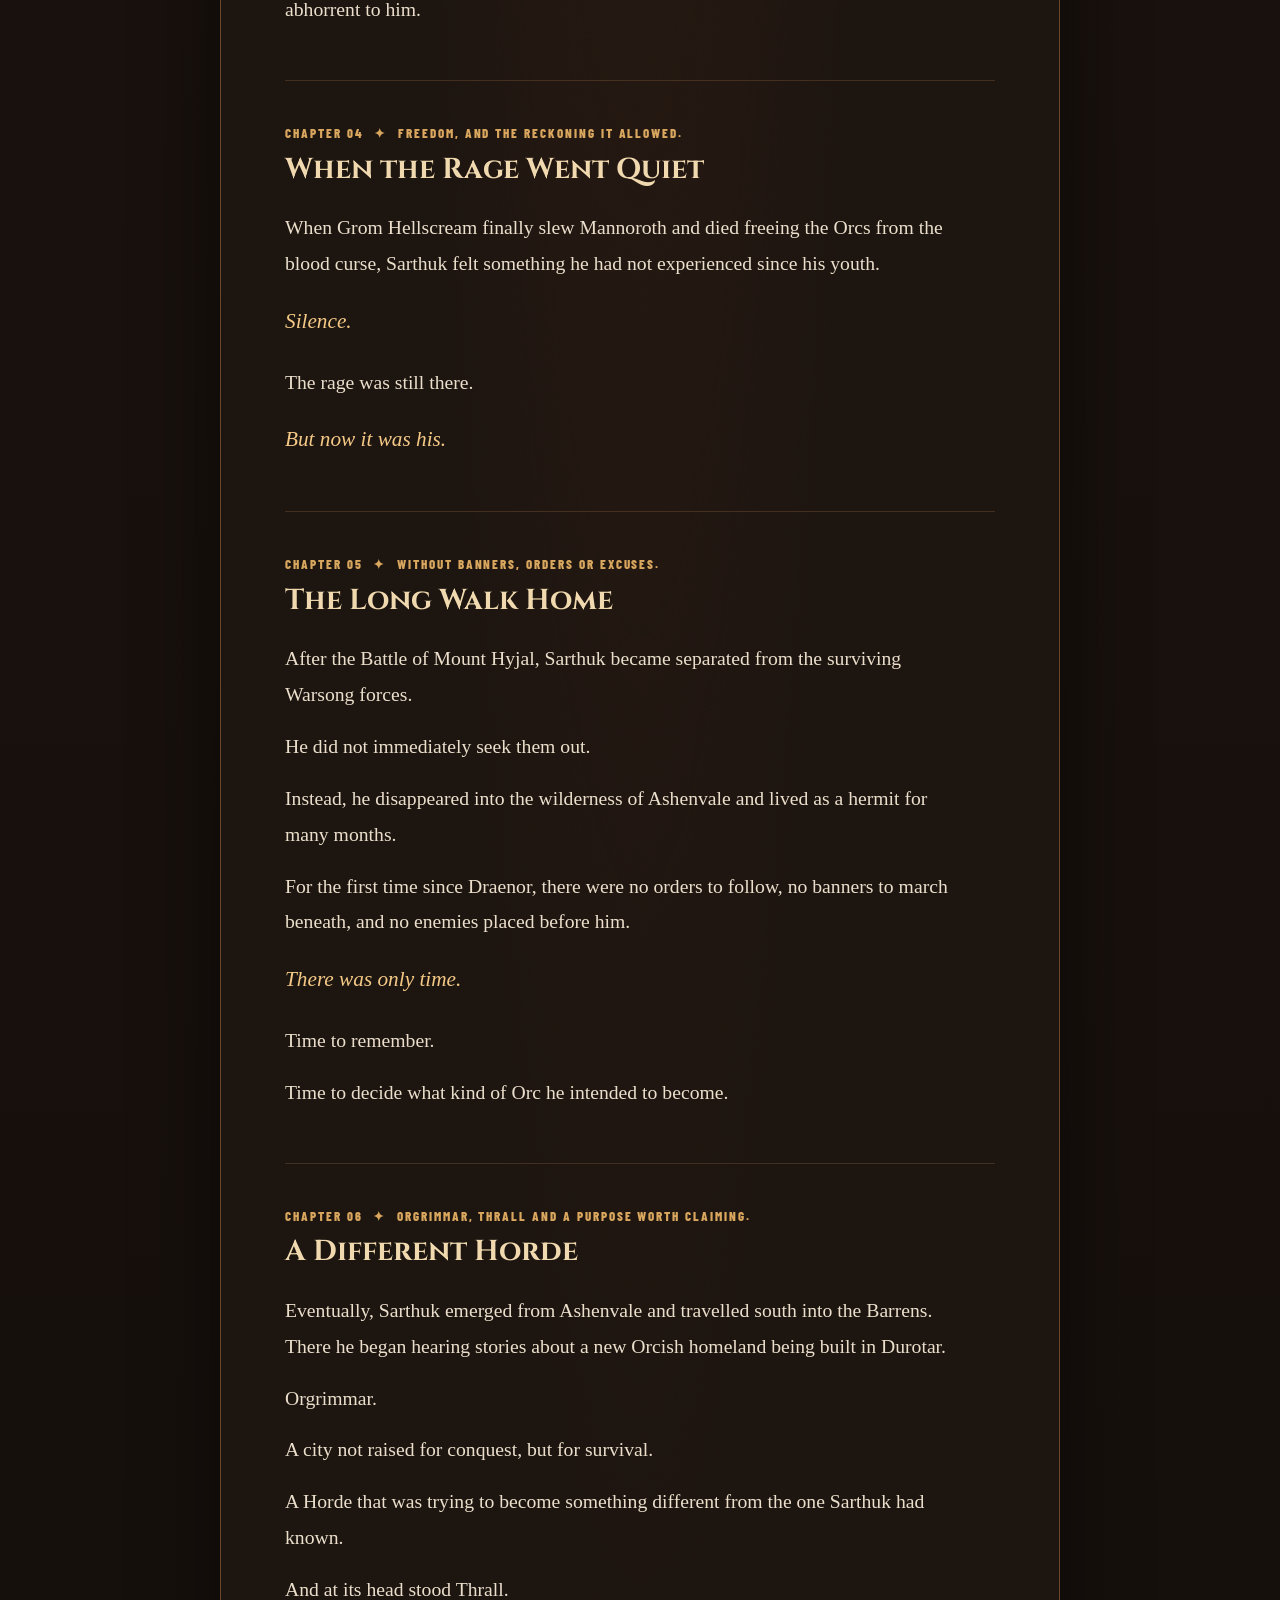
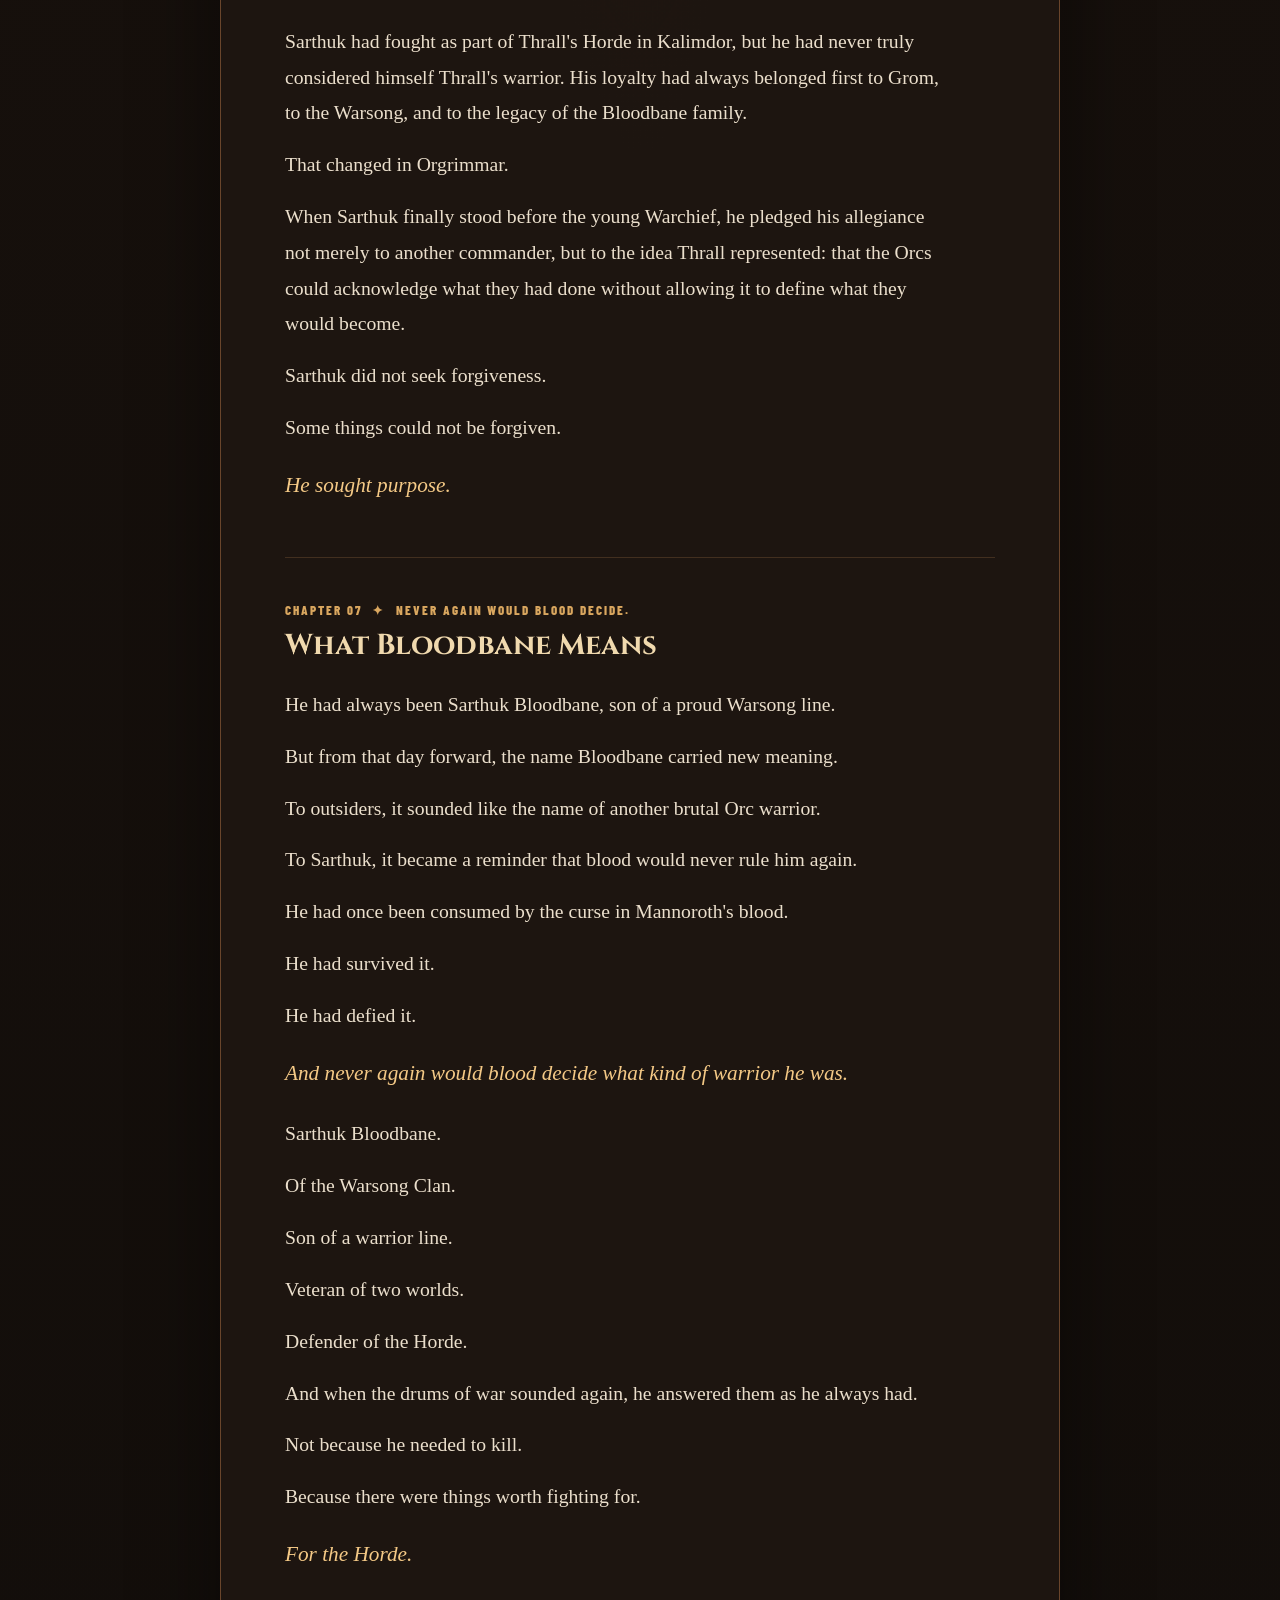
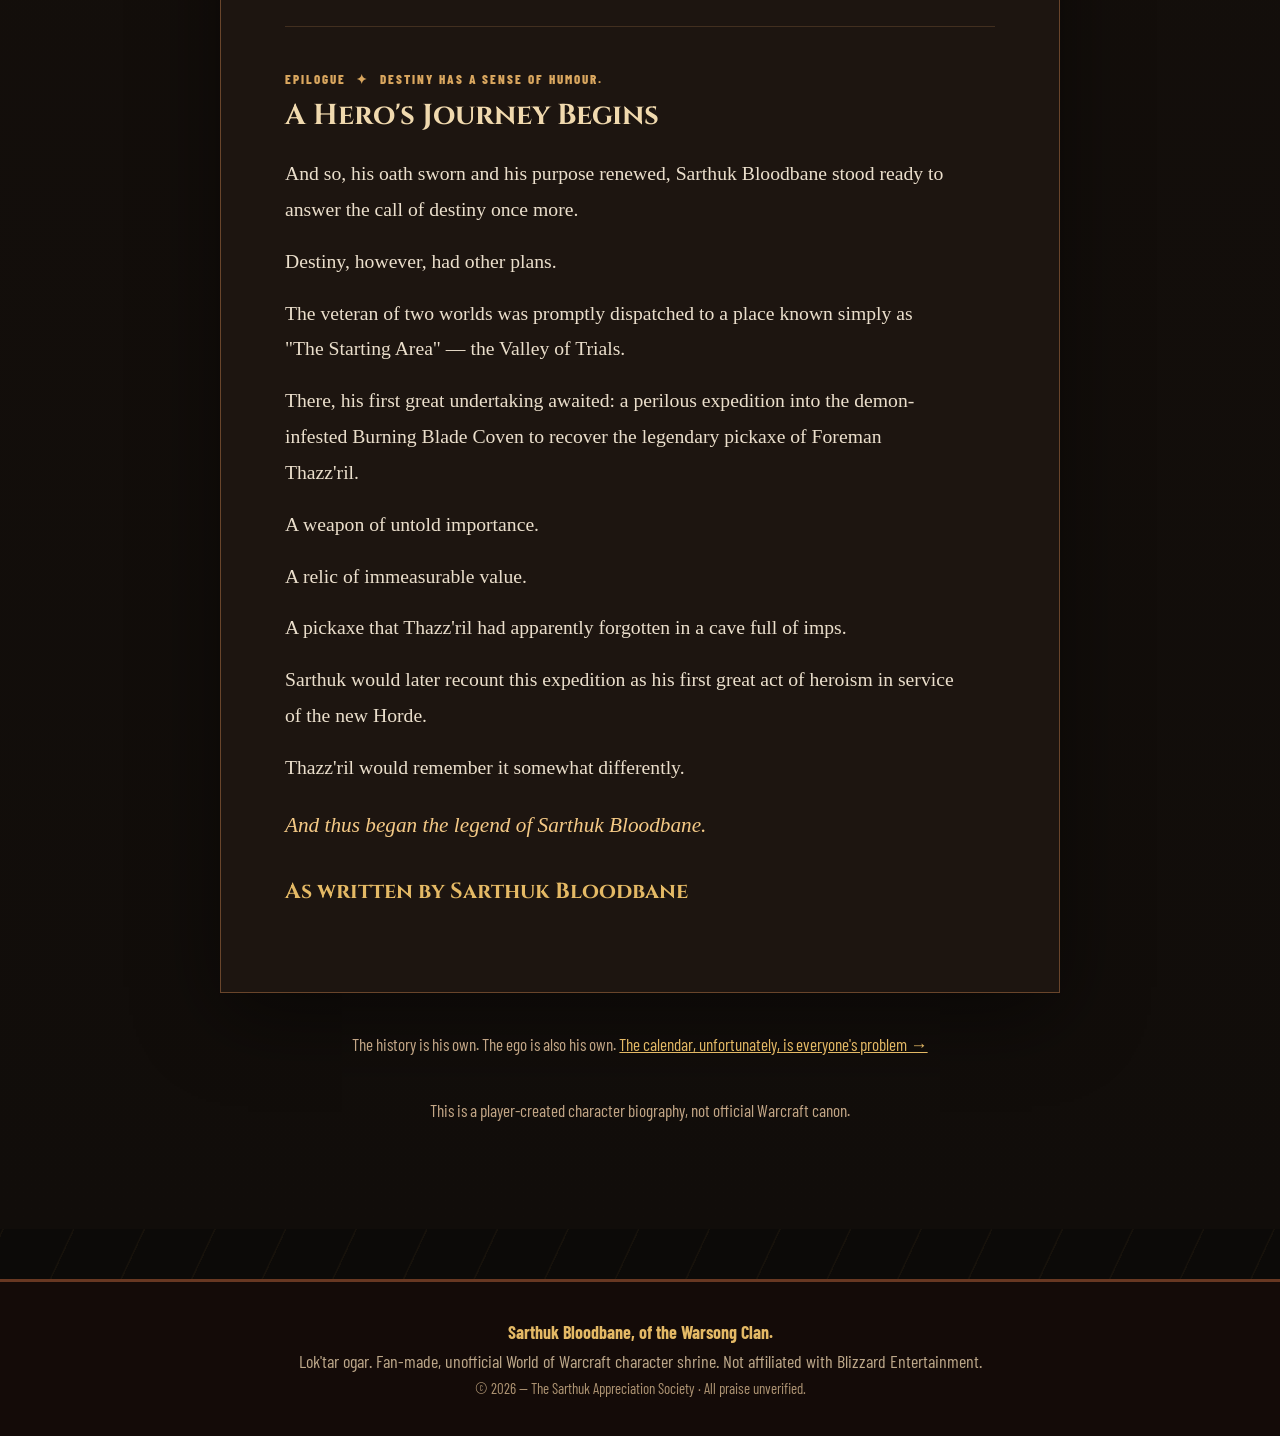
<file: lore.html>
<!DOCTYPE html>

<html lang="en">
<head>
<meta charset="utf-8"/>
<meta content="width=device-width,initial-scale=1" name="viewport"/>
<meta content="#170b08" name="theme-color"/>
<meta content="The full story of Sarthuk Bloodbane, of the Warsong Clan: the blood curse, Ashenvale, Thrall's Horde, and the meaning of his name." name="description"/>
<title>The Lore | Sarthuk Bloodbane</title>
<link href="style.css" rel="stylesheet"/>
<style>
    /* Page-specific lore styling. No changes to the site's shared CSS needed. */
    .lore-intro {max-width: 900px;}
    .lore-intro .lead {max-width: 800px;}
    .lore-kicker {color:var(--gold);font-weight:800;letter-spacing:.19em;text-transform:uppercase;font-size:14px;}
    .lore-roadmap {max-width: 930px;}
    .lore-roadmap .chapter {margin:27px 0;padding:5px 0 5px 24px;border-left:3px solid #9b3425;}
    .lore-roadmap .chapter h3 {color:var(--gold);margin:0 0 7px;font-size:clamp(1.15rem,2.5vw,1.55rem);}
    .lore-roadmap .chapter p {font-size:1.17rem;color:#dec8a8;margin:0;line-height:1.55;}
    .lore-aside {margin:44px 0 0;max-width:900px;padding:22px 26px;border:1px solid #875c30;background:linear-gradient(110deg,#311b13,#1b120e);color:#f0d9ae;}
    .lore-aside strong {color:var(--gold);text-transform:uppercase;letter-spacing:.1em;}
    .lore-aside p {margin:7px 0 0;font-size:1.16rem;}
    .chronicle-wrap {background:linear-gradient(180deg,#120d0a,#1c130e 15%,#110d0a);border-top:1px solid #78482b;padding:85px 0 105px;}
    .chronicle-wrap .wrap {max-width:1040px;}
    #full-chronicle {scroll-margin-top:76px;}
    .chronicle-sheet {max-width:840px;margin:0 auto;padding:clamp(20px,5vw,66px);border:1px solid #69452b;background:radial-gradient(ellipse at 50% 0%,#3a2117a8,transparent 47%),#1d1510;box-shadow:0 22px 80px #0007,inset 0 1px #c3914a22;}
    .chronicle-title {text-align:center;border-bottom:1px solid #9d6d3b;padding-bottom:34px;margin-bottom:42px;}
    .chronicle-title .sigil {color:var(--gold);font-size:26px;letter-spacing:.8em;}
    .chronicle-title h2 {font-size:clamp(1.9rem,4.5vw,3.15rem);margin:12px 0 8px;letter-spacing:.015em;}
    .chronicle-title p {margin:0;color:#dabf94;font-size:1.18rem;}
    .chronicle-chapter {margin:0 0 52px;}
    .chronicle-chapter + .chronicle-chapter {border-top:1px solid #73503470;padding-top:42px;}
    .chronicle-meta {font-size:13px;text-transform:uppercase;color:#daa75f;letter-spacing:.15em;font-weight:800;margin-bottom:10px;}
    .chronicle-meta span {padding:0 .45em;}
    .chronicle-chapter h3 {font-size:clamp(1.3rem,2.8vw,1.8rem);color:#f0d9ae;margin:0 0 24px;}
    .chronicle-text {font-family:Georgia,'Times New Roman',serif;font-size:clamp(1.07rem,1.65vw,1.23rem);line-height:1.82;color:#ebdfcc;}
    .chronicle-text p {margin:0 0 16px;max-width:68ch;}
    .chronicle-text p.beat {color:#f4c986;font-style:italic;font-size:1.08em;margin:20px 0 24px;}
    .chronicle-chapter:last-child {margin-bottom:0;}
    .chronicle-chapter:last-child p:last-child {font-family:Cinzel,serif;font-size:1.36rem;color:var(--gold);font-style:normal;font-weight:700;margin-top:28px;}
    .lore-endnote {max-width:810px;margin:38px auto 0;text-align:center;color:#c4a787;font-size:1.08rem;}
    .lore-endnote a {color:var(--gold);}
    @media (max-width:700px) {
      .chronicle-wrap {padding:55px 0 70px;}
      .chronicle-sheet {padding:25px 19px;}
      .chronicle-text {line-height:1.75;}
      .chronicle-chapter {margin-bottom:42px;}
      .lore-aside {padding:20px;}
    }
  </style>
</head>
<body>
<header class="topbar">
<nav class="wrap">
<a class="mark" href="index.html">⚔ SARTHUK <span>BLOODBANE</span></a>
<div class="links">
<a href="index.html">Home</a>
<a aria-current="page" href="lore.html">The Lore</a>
<a href="gallery.html">Gallery</a>
<a href="calendar.html">2027 Calendar</a>
<a href="book.html">Book Sarthuk</a></div>
</nav>
</header>
<main>
<section class="banner">
<div class="wrap">
<div class="eyebrow">A Warsong life / The chronicle</div>
<h1>THE <span class="red">LORE</span></h1>
</div>
</section>
<section aria-labelledby="overview-heading" class="section">
<div class="wrap">
<div class="lore-intro">
<div class="eyebrow">Sarthuk Bloodbane, of the Warsong Clan</div>
<h2 id="overview-heading">BLOOD. HONOR. <span class="red">CHOICE.</span></h2>
<p class="lead">Long before the calendar shoots, the dramatic poses and the frankly unreasonable biceps, there was a warrior shaped by the old Horde—and haunted by what it had done.</p>
<p class="lead">This is the story of the blood he drank, the blood he refused, and the Horde he chose to defend.</p>
<div class="actions"><a class="btn" href="#full-chronicle">Read Sarthuk's story ↓</a></div>
</div>
<div aria-label="The story at a glance" class="lore-roadmap">
<div class="chapter"><h3>I. Son of the Warsong</h3><p>Born into the Bloodbane family, Sarthuk was raised by a lieutenant of Grom Hellscream to prize strength, loyalty and glory. When the Warsong followed Grom, he followed too.</p></div>
<div class="chapter"><h3>II. The Blood Curse</h3><p>He drank Mannoroth's blood with the other Orcs. On Draenor and during the First and Second Wars, he fought for the old Horde—and began to fear what its fury had made of him.</p></div>
<div class="chapter"><h3>III. The Choice in Ashenvale</h3><p>When Grom led his warriors to drink the Pit Lord's blood again, Sarthuk feigned drinking. For the first time, he chose conscience over the path set by Grom Hellscream.</p></div>
<div class="chapter"><h3>IV. After Mannoroth</h3><p>Grom's sacrifice broke the curse, but it did not erase memory. After Mount Hyjal, Sarthuk withdrew into Ashenvale to face his past—and decide his future.</p></div>
<div class="chapter"><h3>V. The Meaning of Bloodbane</h3><p>In Orgrimmar, Sarthuk pledged himself to Thrall's vision of a different Horde. He kept his family name, but gave it a new meaning: never again would blood rule him.</p></div>
</div>
<aside aria-label="Editor's note" class="lore-aside">
<strong>A brief word from the Sarthuk Appreciation Society</strong>
<p>He insists this history be treated with the gravity it deserves. Fair enough. We have agreed not to mention his upcoming pin-up calendar until after the serious part. <em>Mostly.</em></p>
</aside>
</div>
</section>
<section aria-labelledby="chronicle-heading" class="chronicle-wrap" id="full-chronicle">
<div class="wrap">
<article aria-labelledby="chronicle-heading" class="chronicle-sheet">
<header class="chronicle-title">
<div aria-hidden="true" class="sigil">⚔</div>
<h2 id="chronicle-heading">Sarthuk Bloodbane</h2>
<p>Of the Warsong Clan</p>
</header>
<section aria-labelledby="chapter-1" class="chronicle-chapter">
<div class="chronicle-meta">CHAPTER 01 <span aria-hidden="true">✦</span> Family, loyalty and the weight of a name.</div>
<h3 id="chapter-1">Blood of the Warsong</h3>
<div class="chronicle-text">
<p>Sarthuk Bloodbane was born into the Bloodbane family of the Warsong Clan, a fierce and renowned line of warriors whose name carried weight among their people. His father, a respected lieutenant under Grom Hellscream, raised him to believe that strength, loyalty, and glory in battle were the highest virtues an Orc could possess.</p>
<p>From an early age, Sarthuk learned what it meant to be Warsong.</p>
<p>He was taught to fight without hesitation, to endure hardship without complaint, and to follow strength where it led. So when Grom Hellscream's promises of glory, conquest, and honor swept through the Warsong, Sarthuk followed without question, as any son of his bloodline would have.</p>
</div>
</section>
<section aria-labelledby="chapter-2" class="chronicle-chapter">
<div class="chronicle-meta">CHAPTER 02 <span aria-hidden="true">✦</span> When strength became bloodlust.</div>
<h3 id="chapter-2">The First Curse</h3>
<div class="chronicle-text">
<p>When the Orc clans drank the Blood of Mannoroth, he drank with them.</p>
<p>The change was immediate. Strength became fury, courage became bloodlust, and battle ceased to be a means to victory. It became an end in itself.</p>
<p>On Draenor, Sarthuk took part in atrocities he would spend the rest of his life remembering.</p>
<p>At the time, he told himself it was war.</p>
<p class="beat">Later, he would know better.</p>
<p>He followed the Horde through the Dark Portal and fought during the First and Second Wars, still carrying the Warsong banner. But as the years passed, the rage that had once felt like strength increasingly became something he feared.</p>
<p>Nightmares followed him.</p>
<p>Burning villages. Defeated enemies cut down after the battle was already won. Faces he could no longer remember belonging to people he could never forget.</p>
<p>He could not free himself from Mannoroth's curse, but he slowly learned to resist the urges it planted within him.</p>
<p>After the Horde's defeat in the Second War, many Orcs fell into the strange lethargy that eventually consumed those imprisoned in the human internment camps. The Warsong escaped captivity and continued their war under Grom Hellscream.</p>
<p>For Sarthuk, constant battle was both salvation and punishment.</p>
<p>He never truly stopped fighting long enough to succumb to lethargy, but neither could he escape the memories of what the Horde had become.</p>
</div>
</section>
<section aria-labelledby="chapter-3" class="chronicle-chapter">
<div class="chronicle-meta">CHAPTER 03 <span aria-hidden="true">✦</span> A Warsong warrior learns to say no.</div>
<h3 id="chapter-3">The Choice in Ashenvale</h3>
<div class="chronicle-text">
<p>Years later, the Warsong followed Grom west across the Great Sea and into Kalimdor.</p>
<p>In Ashenvale, Sarthuk once again fought at Hellscream's side.</p>
<p class="beat">Then came Mannoroth.</p>
<p>Faced with the power of Cenarius, Grom accepted the Pit Lord's blood for a second time and led his warriors to do the same.</p>
<p class="beat">Sarthuk could not.</p>
<p>He remembered Draenor.</p>
<p>He remembered what the blood had made of him.</p>
<p class="beat">When his brothers drank, Sarthuk only feigned doing the same.</p>
<p>For the first time in his life, he defied the path chosen by Grom Hellscream.</p>
<p>What followed confirmed everything he had feared.</p>
<p>He watched warriors he had fought beside for years surrender themselves completely to the curse. Honor disappeared. Restraint disappeared. There was only rage and the desire to kill.</p>
<p>Sarthuk remained a Warsong warrior, but something fundamental changed within him.</p>
<p>Enemies who surrendered were no longer butchered without thought. Defeated foes were sometimes allowed to live. Violence remained part of who he was—he was still an Orc, still Warsong, still a warrior—but violence without purpose had become abhorrent to him.</p>
</div>
</section>
<section aria-labelledby="chapter-4" class="chronicle-chapter">
<div class="chronicle-meta">CHAPTER 04 <span aria-hidden="true">✦</span> Freedom, and the reckoning it allowed.</div>
<h3 id="chapter-4">When the Rage Went Quiet</h3>
<div class="chronicle-text">
<p>When Grom Hellscream finally slew Mannoroth and died freeing the Orcs from the blood curse, Sarthuk felt something he had not experienced since his youth.</p>
<p class="beat">Silence.</p>
<p>The rage was still there.</p>
<p class="beat">But now it was his.</p>
</div>
</section>
<section aria-labelledby="chapter-5" class="chronicle-chapter">
<div class="chronicle-meta">CHAPTER 05 <span aria-hidden="true">✦</span> Without banners, orders or excuses.</div>
<h3 id="chapter-5">The Long Walk Home</h3>
<div class="chronicle-text">
<p>After the Battle of Mount Hyjal, Sarthuk became separated from the surviving Warsong forces.</p>
<p>He did not immediately seek them out.</p>
<p>Instead, he disappeared into the wilderness of Ashenvale and lived as a hermit for many months.</p>
<p>For the first time since Draenor, there were no orders to follow, no banners to march beneath, and no enemies placed before him.</p>
<p class="beat">There was only time.</p>
<p>Time to remember.</p>
<p>Time to decide what kind of Orc he intended to become.</p>
</div>
</section>
<section aria-labelledby="chapter-6" class="chronicle-chapter">
<div class="chronicle-meta">CHAPTER 06 <span aria-hidden="true">✦</span> Orgrimmar, Thrall and a purpose worth claiming.</div>
<h3 id="chapter-6">A Different Horde</h3>
<div class="chronicle-text">
<p>Eventually, Sarthuk emerged from Ashenvale and travelled south into the Barrens. There he began hearing stories about a new Orcish homeland being built in Durotar.</p>
<p>Orgrimmar.</p>
<p>A city not raised for conquest, but for survival.</p>
<p>A Horde that was trying to become something different from the one Sarthuk had known.</p>
<p>And at its head stood Thrall.</p>
<p>Sarthuk had fought as part of Thrall's Horde in Kalimdor, but he had never truly considered himself Thrall's warrior. His loyalty had always belonged first to Grom, to the Warsong, and to the legacy of the Bloodbane family.</p>
<p>That changed in Orgrimmar.</p>
<p>When Sarthuk finally stood before the young Warchief, he pledged his allegiance not merely to another commander, but to the idea Thrall represented: that the Orcs could acknowledge what they had done without allowing it to define what they would become.</p>
<p>Sarthuk did not seek forgiveness.</p>
<p>Some things could not be forgiven.</p>
<p class="beat">He sought purpose.</p>
</div>
</section>
<section aria-labelledby="chapter-7" class="chronicle-chapter">
<div class="chronicle-meta">CHAPTER 07 <span aria-hidden="true">✦</span> Never again would blood decide.</div>
<h3 id="chapter-7">What Bloodbane Means</h3>
<div class="chronicle-text">
<p>He had always been Sarthuk Bloodbane, son of a proud Warsong line.</p>
<p>But from that day forward, the name Bloodbane carried new meaning.</p>
<p>To outsiders, it sounded like the name of another brutal Orc warrior.</p>
<p>To Sarthuk, it became a reminder that blood would never rule him again.</p>
<p>He had once been consumed by the curse in Mannoroth's blood.</p>
<p>He had survived it.</p>
<p>He had defied it.</p>
<p class="beat">And never again would blood decide what kind of warrior he was.</p>
<p>Sarthuk Bloodbane.</p>
<p>Of the Warsong Clan.</p>
<p>Son of a warrior line.</p>
<p>Veteran of two worlds.</p>
<p>Defender of the Horde.</p>
<p>And when the drums of war sounded again, he answered them as he always had.</p>
<p>Not because he needed to kill.</p>
<p>Because there were things worth fighting for.</p>
<p class="beat">For the Horde.</p>
</div>
</section>
<section aria-labelledby="epilogue" class="chronicle-chapter">
<div class="chronicle-meta">EPILOGUE <span aria-hidden="true">✦</span> Destiny has a sense of humour.</div>
<h3 id="epilogue">A Hero's Journey Begins</h3>
<div class="chronicle-text">
<p>And so, his oath sworn and his purpose renewed, Sarthuk Bloodbane stood ready to answer the call of destiny once more.</p>
<p>Destiny, however, had other plans.</p>
<p>The veteran of two worlds was promptly dispatched to a place known simply as "The Starting Area" — the Valley of Trials.</p>
<p>There, his first great undertaking awaited: a perilous expedition into the demon-infested Burning Blade Coven to recover the legendary pickaxe of Foreman Thazz'ril.</p>
<p>A weapon of untold importance.</p>
<p>A relic of immeasurable value.</p>
<p>A pickaxe that Thazz'ril had apparently forgotten in a cave full of imps.</p>
<p>Sarthuk would later recount this expedition as his first great act of heroism in service of the new Horde.</p>
<p>Thazz'ril would remember it somewhat differently.</p>
<p class="beat">And thus began the legend of Sarthuk Bloodbane.</p>
<p>As written by Sarthuk Bloodbane</p>
</div>
</section>
</article>
<p class="lore-endnote">The history is his own. The ego is also his own. <a href="calendar.html">The calendar, unfortunately, is everyone's problem →</a></p>
<p class="lore-endnote small">This is a player-created character biography, not official Warcraft canon.</p>
</div>
</section>
</main>
<footer class="site-footer">
<div class="wrap">
<strong>Sarthuk Bloodbane, of the Warsong Clan.</strong>
<div>Lok'tar ogar. Fan-made, unofficial World of Warcraft character shrine. Not affiliated with Blizzard Entertainment.</div>
<div class="small">© 2026 — The Sarthuk Appreciation Society · All praise unverified.</div>
</div>
</footer>
</body>
</html>
</file>
<file: style.css>
@import url('https://fonts.googleapis.com/css2?family=Cinzel:wght@500;700;900&family=Barlow+Condensed:wght@400;600;700;800&display=swap');
:root{--dark:#0c0a08;--black:#17100c;--panel:#241a12;--red:#9e281b;--blood:#dc4230;--gold:#e4b965;--ivory:#f3e6cb;--muted:#c2ad91}*{box-sizing:border-box}html{scroll-behavior:smooth}body{margin:0;color:var(--ivory);font:18px/1.6 'Barlow Condensed',sans-serif;background:radial-gradient(ellipse at 70% 0%,#5a170e55,transparent 50%),repeating-linear-gradient(115deg,transparent 0 62px,#b6853810 63px 64px),#0c0a08}a{color:inherit}a:focus-visible{outline:2px solid var(--gold);outline-offset:4px}.wrap{max-width:1180px;margin:auto;padding:0 24px}.topbar{background:#140b08ef;border-bottom:3px solid #703022;position:sticky;top:0;z-index:50;backdrop-filter:blur(10px)}nav{display:flex;align-items:center;justify-content:space-between;min-height:76px;gap:20px}nav .mark{font:900 19px/1.1 Cinzel,serif;text-decoration:none;color:var(--gold);text-shadow:0 2px 8px #000}nav .mark span{color:#f4efdd}nav .links{display:flex;gap:22px;flex-wrap:wrap}nav .links a{font:700 16px 'Barlow Condensed',sans-serif;text-decoration:none;text-transform:uppercase;letter-spacing:2px;color:#eed3a5}nav .links a:hover,nav .links a[aria-current]{color:#ff6b4b}h1,h2,h3{font-family:Cinzel,serif;line-height:1.13}h1{font-size:clamp(3rem,7vw,6.8rem);margin:20px 0;letter-spacing:-.05em;text-shadow:4px 6px 10px #000}h2{font-size:clamp(2rem,4.2vw,3.9rem);margin:10px 0 22px}h3{font-size:1.4rem;margin:0 0 8px}.red{color:var(--blood)}.eyebrow{color:var(--gold);letter-spacing:4px;font-weight:800;text-transform:uppercase;font-size:14px}.lead{font-size:clamp(1.2rem,2.1vw,1.55rem);max-width:740px;color:#e4ccb0}.hero{min-height:690px;display:flex;align-items:center;border-bottom:4px solid #70221a;background:linear-gradient(90deg,#110b09 8%,#140b09e8 42%,#140b0959 80%),url('assets/sarthuk-banner.png') 78% 30%/cover no-repeat;position:relative}.hero:after,.banner:after{content:'';pointer-events:none;position:absolute;bottom:0;left:0;right:0;height:110px;background:linear-gradient(transparent,#0c0a08)}.hero .wrap{width:100%;position:relative;z-index:1}.hero .lead{max-width:560px}.actions{display:flex;gap:12px;flex-wrap:wrap;margin-top:24px}.btn{display:inline-block;text-decoration:none;background:#8c241b;border:1px solid #e3a158;padding:12px 22px;text-transform:uppercase;letter-spacing:2px;font-size:15px;font-weight:800;box-shadow:4px 5px 0 #050302}.btn:hover{background:#bc3225}.btn.outline{background:#21140f}.section{padding:78px 0}.grid{display:grid;grid-template-columns:repeat(3,1fr);gap:20px}.panel{background:linear-gradient(140deg,#342118,#17100d);border:1px solid #76512c;box-shadow:inset 0 1px #a57b3e66;padding:26px}.panel p{color:var(--muted);margin:6px 0 0}.panel h3{color:var(--gold)}.gallery-preview{display:grid;grid-template-columns:1fr 1fr;gap:20px;margin-top:28px}.art{background:#26130e;border:2px solid #684628;overflow:hidden;position:relative}.art img{display:block;width:100%;height:100%;object-fit:cover}.art .credit{position:absolute;bottom:0;left:0;right:0;background:linear-gradient(transparent,#100805f5);padding:60px 22px 18px;font-size:20px;font-weight:800;text-transform:uppercase;letter-spacing:2px}.gallery-preview .art{height:480px}.banner{position:relative;min-height:270px;display:flex;align-items:center;border-bottom:3px solid #642318;background:linear-gradient(90deg,#130907dd,#4b1308aa),url('assets/sarthuk-battle.png') 50% 40%/cover no-repeat}.banner .wrap{width:100%;position:relative;z-index:1}.banner h1{font-size:clamp(3rem,7vw,5.8rem)}.story{max-width:850px}.story p{font-size:1.28rem;line-height:1.6;color:#e4d5ba}.chapter{border-left:3px solid #9b3425;padding:0 0 0 22px;margin:40px 0}.chapter h2{font-size:1.65rem;color:var(--gold)}.quote{font:italic 1.5rem/1.5 Cinzel,serif;color:#e9c077;background:#29170f;border-left:5px solid var(--red);padding:24px;margin:35px 0}.full-gallery{display:grid;grid-template-columns:repeat(2,minmax(0,1fr));gap:24px;margin:32px 0}.full-gallery figure{margin:0;background:#1b110d;border:2px solid #6f4829}.full-gallery img{display:block;width:100%;height:auto}.full-gallery figcaption{padding:15px 20px;color:#edc88f;font-size:21px}.full-gallery .empty{border:2px dashed #735134;min-height:340px;display:grid;place-items:center;padding:20px;text-align:center;color:#bca081}.calendar-card{display:grid;grid-template-columns:1fr 1fr;gap:30px;background:linear-gradient(120deg,#35190d,#17100b);border:2px solid #a97b3b;padding:26px;align-items:center}.calendar-card img{width:100%;max-height:570px;object-fit:cover;object-position:center 18%;border:5px solid #b68d52}.calendar-stamp{font:900 clamp(2.2rem,5vw,4rem)/1.05 Cinzel,serif;color:var(--gold)}.tag{display:inline-block;background:#86251a;color:#fff;padding:6px 14px;font-weight:800;letter-spacing:3px;text-transform:uppercase;font-size:13px}.site-footer{margin-top:50px;padding:36px 0;background:#140b08;border-top:3px solid #683822;color:#bda88a;text-align:center}.site-footer strong{color:var(--gold)}.small{font-size:15px;color:#ae9473}.rune{font-size:29px;color:var(--red)}@media(max-width:760px){nav{align-items:flex-start;padding:16px 0;flex-direction:column}nav .links{gap:13px}.hero{min-height:560px;background-position:56% center}.hero h1{font-size:3.2rem}.gallery-preview,.full-gallery,.calendar-card,.grid{grid-template-columns:1fr}.gallery-preview .art{height:430px}.section{padding:54px 0}}
</file>
